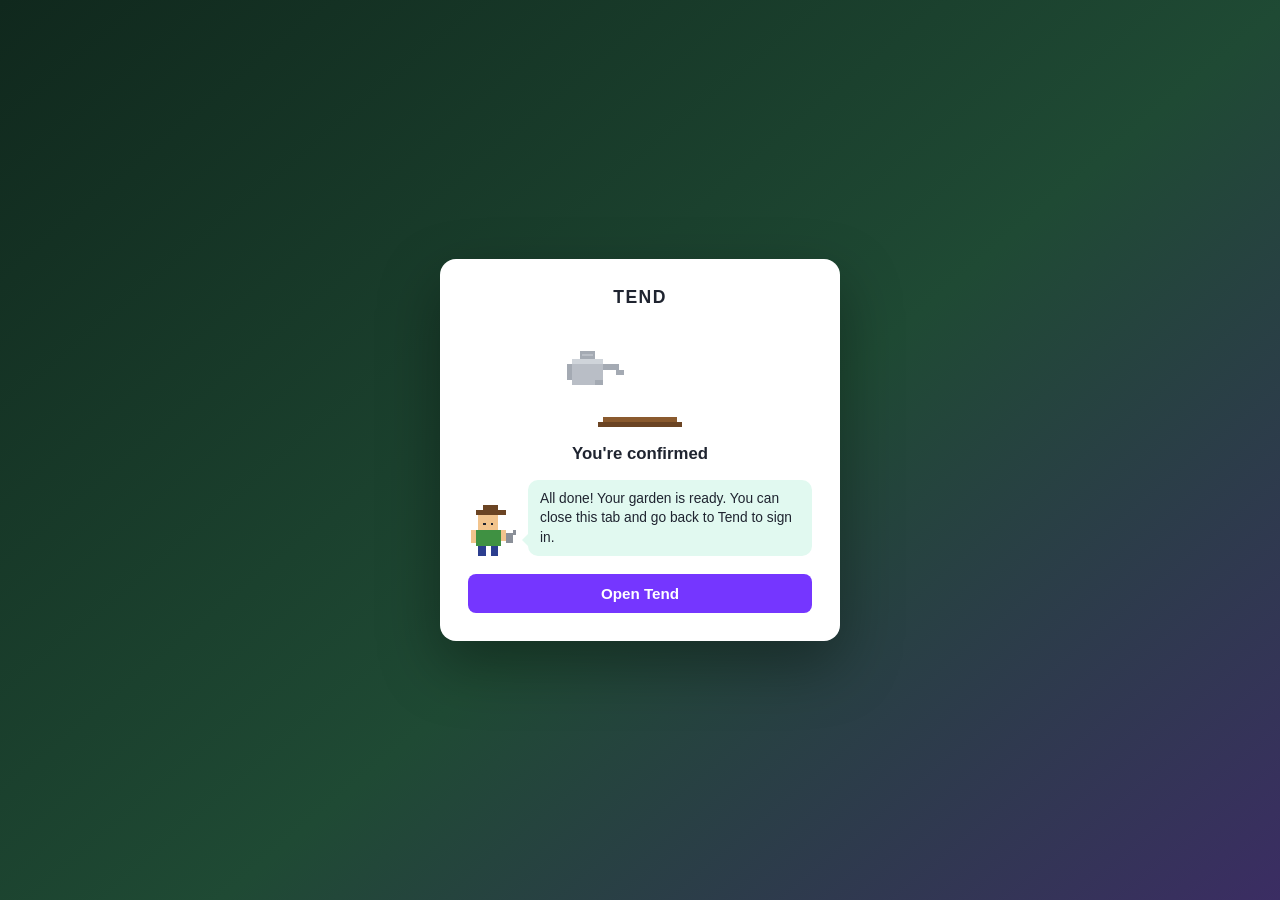
<file: confirmed.html>
<!doctype html>
<html lang="en">
<head>
<meta charset="UTF-8">
<meta name="viewport" content="width=device-width, initial-scale=1.0, viewport-fit=cover">
<meta name="theme-color" content="#10281d">
<meta name="robots" content="noindex">
<title>Tend</title>
<link rel="stylesheet" href="css/styles.css">
</head>
<body class="gated">

<!-- Where the link in the sign-up email lands (auth.js passes it to Supabase
     as emailRedirectTo). By the time anyone sees this page Supabase has
     already confirmed the address, so it signs nobody in: the email is often
     opened on a different device, or in a browser that is not the installed
     app. It says it worked and sends them back to Tend to sign in.

     An old or already-used link arrives with error_code in the address
     instead, and gets the wilted version. -->
<div class="auth-screen">
  <div class="auth-card confirm-card">
    <div class="auth-brand"><span class="auth-brand-name">Tend</span></div>

    <div class="confirm-scene tend-loading" id="scene-ok">
      <svg viewBox="0 0 64 44" shape-rendering="crispEdges" aria-hidden="true">
        <rect x="16" y="38" width="32" height="2" fill="#6b4423"/>
        <rect x="18" y="36" width="28" height="2" fill="#8a5a2e"/>
        <g class="tend-stage tend-s1"><rect x="31" y="33" width="2" height="3" fill="#6b4423"/><rect x="30" y="31" width="4" height="2" fill="#6bc06e"/></g>
        <g class="tend-stage tend-s2"><rect x="31" y="27" width="2" height="9" fill="#6b4423"/><rect x="27" y="28" width="4" height="2" fill="#4fa754"/><rect x="33" y="25" width="4" height="2" fill="#4fa754"/><rect x="30" y="23" width="4" height="3" fill="#6bc06e"/></g>
        <g class="tend-stage tend-s3"><rect x="31" y="20" width="2" height="16" fill="#6b4423"/><rect x="25" y="26" width="6" height="2" fill="#4fa754"/><rect x="33" y="22" width="6" height="2" fill="#4fa754"/><rect x="26" y="15" width="12" height="6" fill="#4fa754"/><rect x="28" y="12" width="8" height="4" fill="#6bc06e"/></g>
        <g class="tend-can"><rect x="6" y="14" width="12" height="10" fill="#b9bec6"/><rect x="6" y="14" width="12" height="2" fill="#cfd4da"/><rect x="15" y="22" width="3" height="2" fill="#a4aab3"/><rect x="18" y="16" width="6" height="2" fill="#a4aab3"/><rect x="23" y="18" width="3" height="2" fill="#a4aab3"/><rect x="4" y="16" width="2" height="6" fill="#a4aab3"/><rect x="9" y="11" width="6" height="3" fill="#a4aab3"/><rect x="10" y="12" width="4" height="1" fill="#b9bec6"/></g>
        <g class="tend-drops"><rect class="tend-drop" x="26" y="22" width="2" height="3" fill="#7fc4e8"/><rect class="tend-drop" x="29" y="22" width="2" height="3" fill="#9ed6f0"/><rect class="tend-drop" x="32" y="22" width="2" height="3" fill="#7fc4e8"/></g>
      </svg>
    </div>

    <!-- The same pot, gone limp. -->
    <div class="confirm-scene" id="scene-stale" hidden>
      <svg viewBox="0 0 64 44" shape-rendering="crispEdges" aria-hidden="true">
        <rect x="16" y="38" width="32" height="2" fill="#6b4423"/>
        <rect x="18" y="36" width="28" height="2" fill="#8a5a2e"/>
        <rect x="31" y="26" width="2" height="10" fill="#7a6a3a"/>
        <rect x="33" y="24" width="4" height="2" fill="#9aa35a"/>
        <rect x="37" y="26" width="2" height="4" fill="#9aa35a"/>
        <rect x="27" y="28" width="4" height="2" fill="#a8a060"/>
        <rect x="25" y="30" width="2" height="4" fill="#a8a060"/>
      </svg>
    </div>

    <h2 id="c-title">You're confirmed</h2>
    <div class="gate-guide">
      <span class="gate-sprite" id="gate-sprite" aria-hidden="true"></span>
      <div class="gate-say"><p class="gate-bubble success" id="gate-bubble" role="status"></p></div>
    </div>
    <a class="auth-submit" href="./">Open Tend</a>
    <p class="confirm-note" id="c-note" hidden></p>
  </div>
</div>

<script src="js/worlds.js"></script>
<script>
(function () {
  'use strict';

  /* Supabase puts what happened in the fragment (implicit flow) or the query
     (PKCE); read both. */
  const params = new URLSearchParams(location.hash.slice(1));
  new URLSearchParams(location.search).forEach(function (v, k) { if (!params.has(k)) params.set(k, v); });

  /* The fragment can carry a session token for the new account. Nothing here
     uses it beyond reading who the gardener is, so it comes out of the address
     bar straight away rather than sitting in history. */
  let meta = {};
  const token = params.get('access_token');
  if (token) {
    try {
      const part = token.split('.')[1].replace(/-/g, '+').replace(/_/g, '/');
      meta = JSON.parse(decodeURIComponent(escape(atob(part)))).user_metadata || {};
    } catch (e) { /* an unreadable token only costs the personal touch */ }
  }
  if (location.hash || location.search) history.replaceState(null, '', location.pathname);

  const world = meta.world === 'ocean' ? 'ocean' : 'garden';
  const place = world === 'ocean' ? 'reef' : 'garden';
  document.getElementById('gate-sprite').innerHTML = Worlds.heroSVG(world, meta.hero === 'female' ? 'female' : 'male', 'down');

  const bubble = document.getElementById('gate-bubble');
  const name = meta.display_name ? ', ' + meta.display_name : '';

  if (params.get('error') || params.get('error_code')) {
    document.getElementById('scene-ok').hidden = true;
    document.getElementById('scene-stale').hidden = false;
    document.getElementById('c-title').textContent = 'That link has gone stale';
    bubble.className = 'gate-bubble error';
    bubble.textContent = 'That link was already used, or it has expired. Open Tend and sign in. '
      + "If your email still needs confirming, I'll send you a fresh email from there.";
    const desc = params.get('error_description');
    if (desc && params.get('error_code') !== 'otp_expired') {
      const note = document.getElementById('c-note');
      note.textContent = 'Supabase said: ' + desc;
      note.hidden = false;
    }
  } else {
    bubble.textContent = 'All done' + name + '! Your ' + place + ' is ready. '
      + 'You can close this tab and go back to Tend to sign in.';
  }
})();
</script>
</body>
</html>
</file>
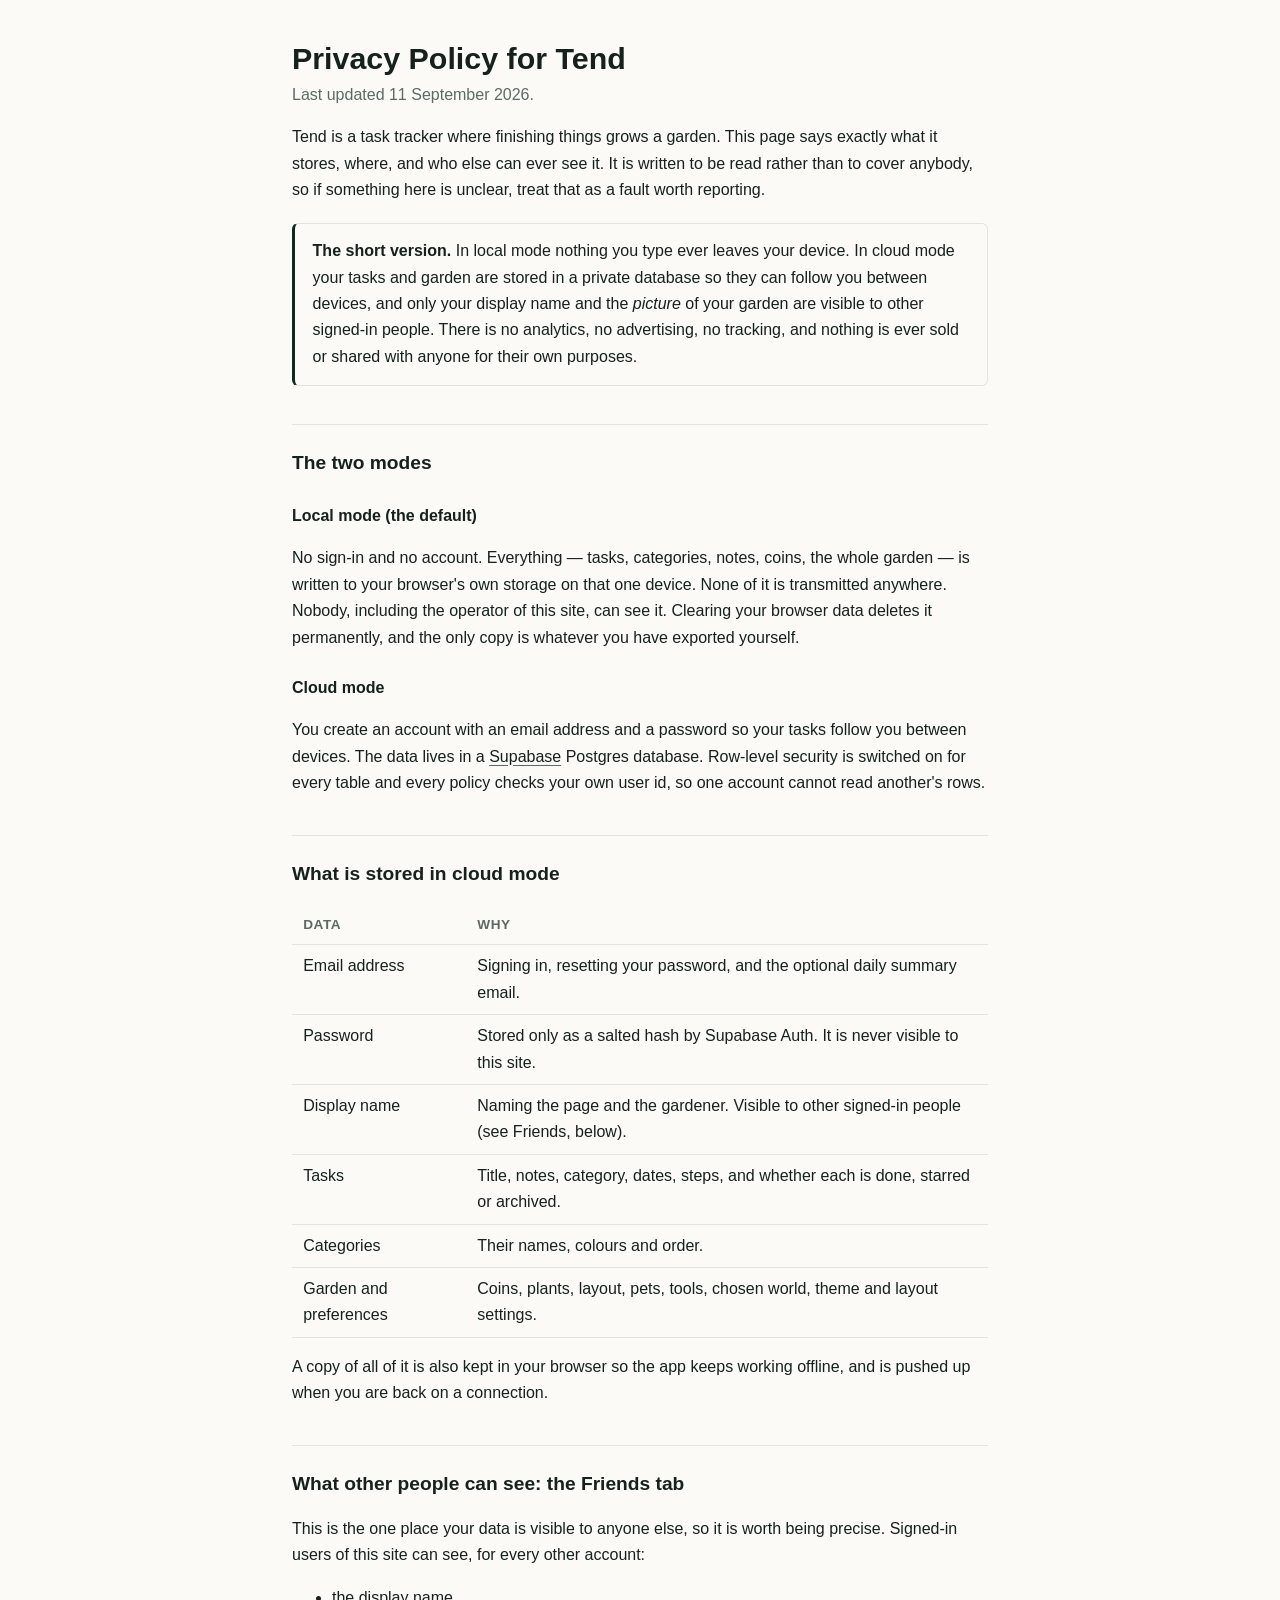
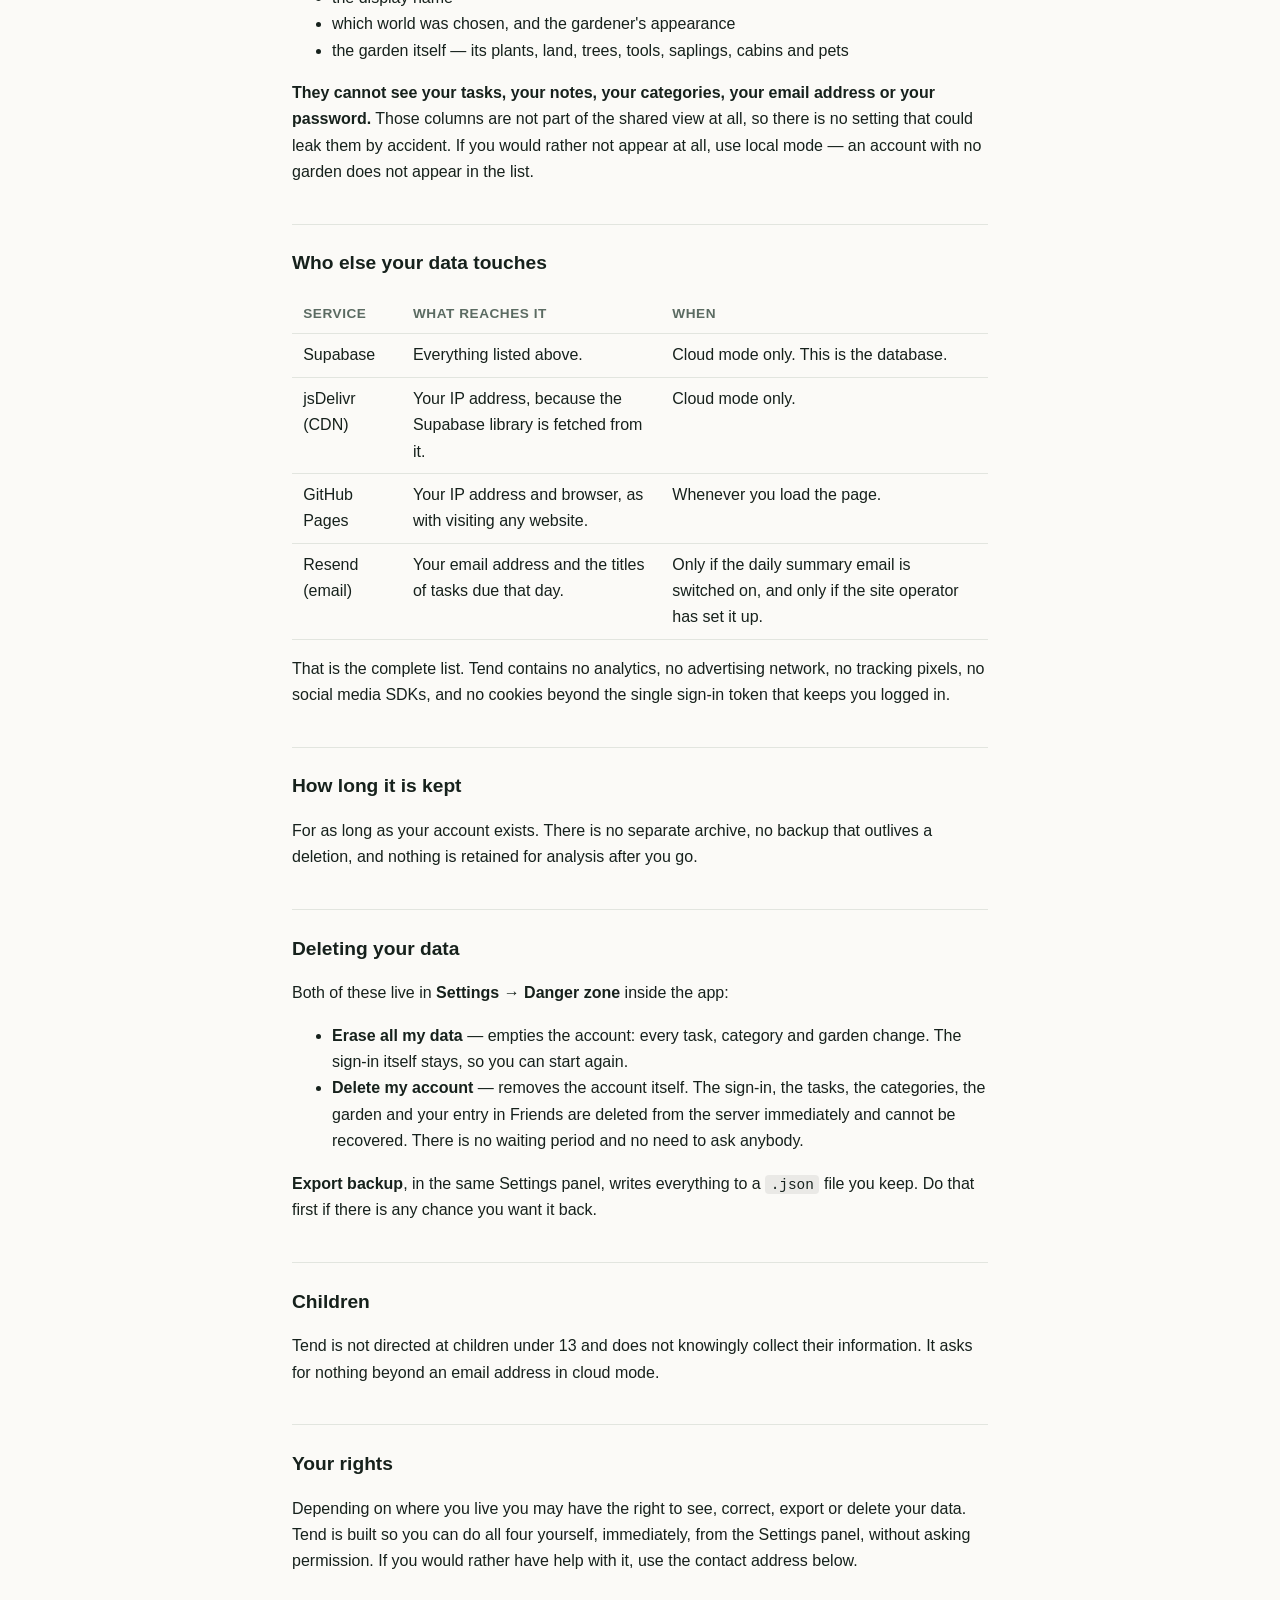
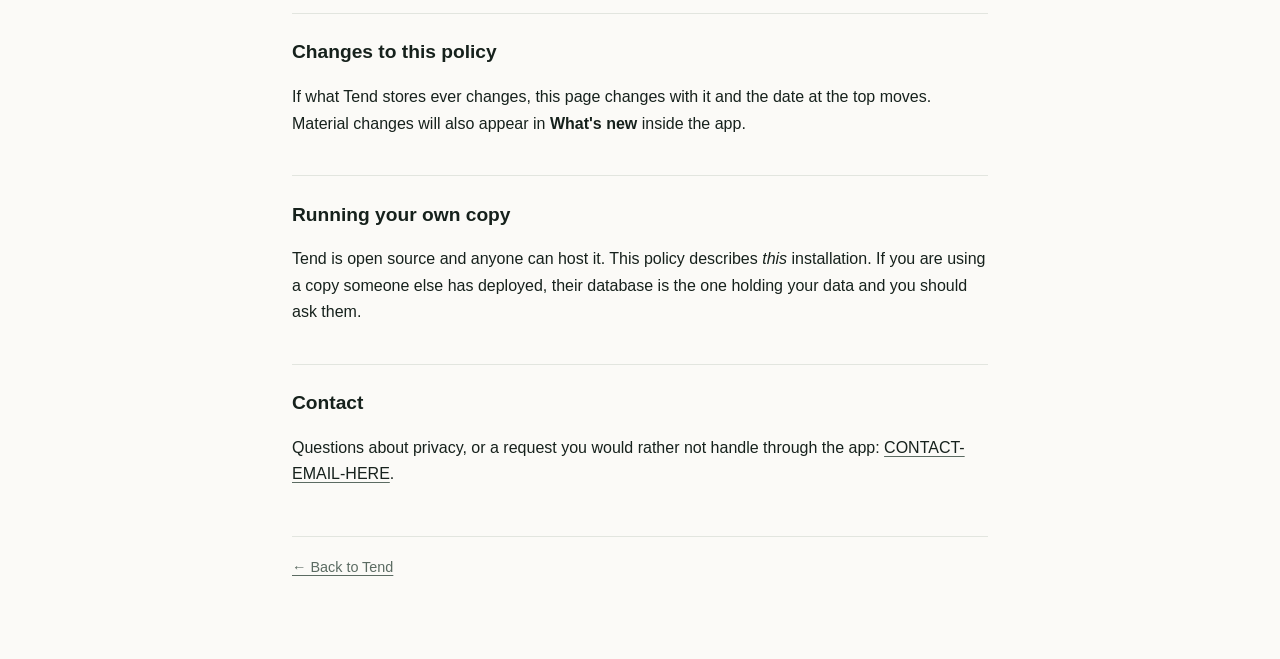
<file: privacy.html>
<!doctype html>
<html lang="en">
<head>
<meta charset="utf-8">
<meta name="viewport" content="width=device-width, initial-scale=1">
<title>Privacy Policy - Tend</title>
<link rel="icon" href="icons/icon-192.png">
<style>
  :root { color-scheme: light dark; --ink: #16211c; --dim: #5b6b62; --bg: #fbfaf7; --line: #e2e5df; --accent: #10281d; }
  @media (prefers-color-scheme: dark) {
    :root { --ink: #e7ece8; --dim: #9db0a5; --bg: #121614; --line: #2a322d; --accent: #b9e3cd; }
  }
  * { box-sizing: border-box; }
  body { margin: 0; background: var(--bg); color: var(--ink);
         font: 16px/1.65 -apple-system, BlinkMacSystemFont, "Segoe UI", Roboto, Helvetica, Arial, sans-serif; }
  main { max-width: 46rem; margin: 0 auto; padding: 2.5rem 1.25rem 5rem; }
  h1 { font-size: 1.9rem; line-height: 1.2; margin: 0 0 .35rem; }
  h2 { font-size: 1.2rem; margin: 2.4rem 0 .6rem; padding-top: 1.4rem; border-top: 1px solid var(--line); }
  h3 { font-size: 1rem; margin: 1.5rem 0 .4rem; }
  .sub { color: var(--dim); margin: 0 0 .5rem; }
  table { border-collapse: collapse; width: 100%; margin: 1rem 0; display: block; overflow-x: auto; }
  th, td { text-align: left; padding: .5rem .7rem; border-bottom: 1px solid var(--line); vertical-align: top; }
  th { font-size: .85rem; text-transform: uppercase; letter-spacing: .04em; color: var(--dim); }
  code { background: rgba(128,128,128,.14); padding: .1rem .35rem; border-radius: 4px; font-size: .9em; }
  a { color: inherit; text-decoration-color: var(--dim); text-underline-offset: 3px; }
  .box { border: 1px solid var(--line); border-left: 3px solid var(--accent); padding: .9rem 1.1rem; margin: 1.2rem 0; border-radius: 6px; }
  footer { margin-top: 3rem; padding-top: 1.2rem; border-top: 1px solid var(--line); color: var(--dim); font-size: .9rem; }
</style>
</head>
<body>
<main>

<h1>Privacy Policy for Tend</h1>
<p class="sub">Last updated 11 September 2026.</p>

<p>Tend is a task tracker where finishing things grows a garden. This page says
exactly what it stores, where, and who else can ever see it. It is written to be
read rather than to cover anybody, so if something here is unclear, treat that as
a fault worth reporting.</p>

<div class="box">
<strong>The short version.</strong> In local mode nothing you type ever leaves
your device. In cloud mode your tasks and garden are stored in a private database
so they can follow you between devices, and only your display name and the
<em>picture</em> of your garden are visible to other signed-in people. There is no
analytics, no advertising, no tracking, and nothing is ever sold or shared with
anyone for their own purposes.
</div>

<h2>The two modes</h2>

<h3>Local mode (the default)</h3>
<p>No sign-in and no account. Everything &mdash; tasks, categories, notes, coins, the
whole garden &mdash; is written to your browser's own storage on that one device. None
of it is transmitted anywhere. Nobody, including the operator of this site, can
see it. Clearing your browser data deletes it permanently, and the only copy is
whatever you have exported yourself.</p>

<h3>Cloud mode</h3>
<p>You create an account with an email address and a password so your tasks
follow you between devices. The data lives in a
<a href="https://supabase.com/privacy">Supabase</a> Postgres database. Row-level
security is switched on for every table and every policy checks your own user id,
so one account cannot read another's rows.</p>

<h2>What is stored in cloud mode</h2>

<table>
<tr><th>Data</th><th>Why</th></tr>
<tr><td>Email address</td><td>Signing in, resetting your password, and the optional daily summary email.</td></tr>
<tr><td>Password</td><td>Stored only as a salted hash by Supabase Auth. It is never visible to this site.</td></tr>
<tr><td>Display name</td><td>Naming the page and the gardener. Visible to other signed-in people (see Friends, below).</td></tr>
<tr><td>Tasks</td><td>Title, notes, category, dates, steps, and whether each is done, starred or archived.</td></tr>
<tr><td>Categories</td><td>Their names, colours and order.</td></tr>
<tr><td>Garden and preferences</td><td>Coins, plants, layout, pets, tools, chosen world, theme and layout settings.</td></tr>
</table>

<p>A copy of all of it is also kept in your browser so the app keeps working
offline, and is pushed up when you are back on a connection.</p>

<h2>What other people can see: the Friends tab</h2>

<p>This is the one place your data is visible to anyone else, so it is worth being
precise. Signed-in users of this site can see, for every other account:</p>
<ul>
  <li>the display name</li>
  <li>which world was chosen, and the gardener's appearance</li>
  <li>the garden itself &mdash; its plants, land, trees, tools, saplings, cabins and pets</li>
</ul>

<p><strong>They cannot see your tasks, your notes, your categories, your email
address or your password.</strong> Those columns are not part of the shared view
at all, so there is no setting that could leak them by accident. If you would
rather not appear at all, use local mode &mdash; an account with no garden does not
appear in the list.</p>

<h2>Who else your data touches</h2>

<table>
<tr><th>Service</th><th>What reaches it</th><th>When</th></tr>
<tr><td>Supabase</td><td>Everything listed above.</td><td>Cloud mode only. This is the database.</td></tr>
<tr><td>jsDelivr (CDN)</td><td>Your IP address, because the Supabase library is fetched from it.</td><td>Cloud mode only.</td></tr>
<tr><td>GitHub Pages</td><td>Your IP address and browser, as with visiting any website.</td><td>Whenever you load the page.</td></tr>
<tr><td>Resend (email)</td><td>Your email address and the titles of tasks due that day.</td><td>Only if the daily summary email is switched on, and only if the site operator has set it up.</td></tr>
</table>

<p>That is the complete list. Tend contains no analytics, no advertising network,
no tracking pixels, no social media SDKs, and no cookies beyond the single sign-in
token that keeps you logged in.</p>

<h2>How long it is kept</h2>
<p>For as long as your account exists. There is no separate archive, no backup
that outlives a deletion, and nothing is retained for analysis after you go.</p>

<h2>Deleting your data</h2>
<p>Both of these live in <strong>Settings &rarr; Danger zone</strong> inside the app:</p>
<ul>
  <li><strong>Erase all my data</strong> &mdash; empties the account: every task, category
      and garden change. The sign-in itself stays, so you can start again.</li>
  <li><strong>Delete my account</strong> &mdash; removes the account itself. The sign-in,
      the tasks, the categories, the garden and your entry in Friends are deleted
      from the server immediately and cannot be recovered. There is no waiting
      period and no need to ask anybody.</li>
</ul>
<p><strong>Export backup</strong>, in the same Settings panel, writes everything to
a <code>.json</code> file you keep. Do that first if there is any chance you want
it back.</p>

<h2>Children</h2>
<p>Tend is not directed at children under 13 and does not knowingly collect their
information. It asks for nothing beyond an email address in cloud mode.</p>

<h2>Your rights</h2>
<p>Depending on where you live you may have the right to see, correct, export or
delete your data. Tend is built so you can do all four yourself, immediately, from
the Settings panel, without asking permission. If you would rather have help with
it, use the contact address below.</p>

<h2>Changes to this policy</h2>
<p>If what Tend stores ever changes, this page changes with it and the date at the
top moves. Material changes will also appear in <strong>What's new</strong> inside
the app.</p>

<h2>Running your own copy</h2>
<p>Tend is open source and anyone can host it. This policy describes <em>this</em>
installation. If you are using a copy someone else has deployed, their database is
the one holding your data and you should ask them.</p>

<h2>Contact</h2>
<p>Questions about privacy, or a request you would rather not handle through the
app: <a href="mailto:CONTACT-EMAIL-HERE">CONTACT-EMAIL-HERE</a>.</p>

<footer>
  <a href="./">&larr; Back to Tend</a>
</footer>

</main>
</body>
</html>
</file>
<file: css/styles.css>
:root {
  --bg: #f5f6fb;
  --panel: #ffffff;
  --border: #e2e4e9;
  --text: #1f2430;
  --muted: #737a8c;
  --accent: #7536ff;
  --accent-soft: #ecedfa;
  --green: #0f9d6a;
  --green-soft: #e1f9f0;
  --danger: #e0546a;
  /* The two tinted states - overdue and due - as tokens rather than literals,
     so the dark block below can flip a surface without hunting the hex down in
     fifteen places. */
  --danger-soft: #fbe9ec;
  --danger-line: #f3c9d1;
  --danger-ink: #a12b41;
  --warn: #eda100;
  --warn-soft: #fdf0d8;
  --warn-line: #f0d49a;
  --warn-ink: #8a5500;
  --radius: 10px;
  --series-made: #8c52ff;
  --series-done: #00d68f;
  --series-over: #f5a623;
  /* The header ribbon. Every ribbon colour is one of these six tokens, so a
     theme is a six-line override and nothing else in the page moves. */
  --header-bg: #10281d;
  --header-bg-2: #1f4a34;
  --header-text: #ffffff;
  --header-dim: rgba(255, 255, 255, 0.65);
  --header-line: rgba(255, 255, 255, 0.15);
  --header-chip: rgba(255, 255, 255, 0.1);
  --header-chip-hover: rgba(255, 255, 255, 0.18);
  --header-chip-line: rgba(255, 255, 255, 0.2);
  font-family: -apple-system, BlinkMacSystemFont, "Segoe UI", Roboto, Helvetica, Arial, sans-serif;
}

* { box-sizing: border-box; }

/* ---------------------------------------------------------------------------
   Dark mode. A separate switch from the header colour: every ribbon but Paper
   is already dark, and people pick those to sit on a light page, so the two
   choices are not the same choice. Nothing here but the page tokens - the
   ribbon keeps whatever theme is set, and the garden keeps its own daylight,
   because a dimmed lawn just looks broken.
   --------------------------------------------------------------------------- */

html[data-dark] {
  --bg: #12141a;
  --panel: #1a1d25;
  --border: #2b3040;
  --text: #e6e8ee;
  --muted: #98a0b3;
  /* Lifted off the light-mode accent: #7536ff has too little contrast against
     a near-black panel to read as a link. */
  --accent: #9b6bff;
  --accent-soft: #262040;
  --green: #2fd39b;
  --green-soft: #14322a;
  --danger: #ff7d90;
  --danger-soft: #3a2028;
  --danger-line: #5a2c38;
  --danger-ink: #ffb3c0;
  --warn: #f0b429;
  --warn-soft: #3a2e12;
  --warn-line: #5c4715;
  --warn-ink: #f4cf7a;
  color-scheme: dark;
}


/* A display rule of ours will otherwise beat the browser's own [hidden] rule.
   Stated once here so every hideable element behaves. */
[hidden] { display: none !important; }

/* No double-tap zoom anywhere. On html so it covers the strip below body too;
   pinch-zoom still works. */
html { touch-action: manipulation; }

body {
  margin: 0;
  background: var(--bg);
  color: var(--text);
  min-height: 100vh;
}

header {
  background: linear-gradient(120deg, var(--header-bg) 0%, var(--header-bg-2) 100%);
  padding: 0;
  /* Installed on a phone the app draws under the status bar, so the header
     carries the notch inset itself. Zero on every other device. */
  padding-top: env(safe-area-inset-top, 0px);
}

.header-inner {
  max-width: 1440px;
  margin: 0 auto;
  padding: 16px 32px 0;
}

.brand-row {
  display: flex;
  align-items: center;
  gap: 10px;
  margin-bottom: 16px;
}

.brand-row .brand-mark {
  height: 26px;
  width: 26px;
  flex: none;
  border-radius: 7px;
}

.brand-name {
  color: var(--header-text);
  font-weight: 700;
  font-size: 0.95rem;
  letter-spacing: 0.06em;
  text-transform: uppercase;
}

h1 {
  margin: 0 0 4px;
  font-size: 1.6rem;
  color: var(--header-text);
}

.subtitle {
  color: var(--header-dim);
  margin: 0 0 20px;
  font-size: 0.9rem;
}

nav.tabs {
  display: flex;
  gap: 4px;
  border-bottom: 1px solid var(--header-line);
}

nav.tabs button {
  background: none;
  border: none;
  padding: 10px 18px;
  font-size: 0.95rem;
  color: var(--header-dim);
  cursor: pointer;
  border-bottom: 2px solid transparent;
  margin-bottom: -1px;
}

nav.tabs button:hover {
  color: var(--header-text);
}

nav.tabs button.active {
  color: var(--header-text);
  border-bottom-color: var(--series-made);
  font-weight: 600;
}

/* Undo sits with the tabs, beside the garden switch, and greys out when
   there is nothing to take back. */
#undo-btn { margin-left: auto; }
#undo-btn:disabled { opacity: 0.4; }
#undo-btn:not(:disabled) { cursor: pointer; }
#undo-btn + .garden-toggle-btn { margin-left: 8px; }

.garden-toggle-btn {
  margin-left: 12px;
  align-self: center;
  background: var(--header-chip);
  border: 1px solid var(--header-chip-line);
  color: var(--header-text);
  padding: 6px 12px;
  border-radius: 6px;
  font-size: 0.8rem;
  cursor: pointer;
}

.garden-toggle-btn:hover {
  background: var(--header-chip-hover);
  color: var(--header-text);
}

main {
  max-width: 1440px;
  margin: 0 auto;
  padding: 24px 32px 60px;
}

/* The garden beside the tickets. There used to be a third column - a sidebar
   carrying the New Task button and the due-today card - but on a narrow window
   with the garden open it wrapped under the task list, which left the button
   you press most at the very bottom of the page. Both moved into the header
   corner, where they are on screen at every width, and the column went with
   them. */
.app-layout {
  display: grid;
  grid-template-columns: 324px minmax(0, 1fr);
  grid-template-areas: "garden content";
  gap: 24px;
  align-items: start;
}

.app-layout > .garden-col { grid-area: garden; }
.app-layout > .content-col { grid-area: content; }

/* Garden hidden: give its track back instead of leaving a 324px hole. */
.app-layout.no-garden {
  grid-template-columns: minmax(0, 1fr);
  grid-template-areas: "content";
}

/* With no garden there is room for two columns well below 1275px, so the
   no-garden layout above holds until the phone breakpoint takes over. */

.content-col {
  min-width: 0;
}

.garden-col h2 {
  font-size: 0.95rem;
  margin: 0 0 14px;
}

.chart-legend {
  display: flex;
  gap: 16px;
  font-size: 0.75rem;
  color: var(--muted);
  margin-bottom: 14px;
}

.chart-legend .swatch {
  width: 8px;
  height: 8px;
  border-radius: 2px;
  display: inline-block;
  margin-right: 5px;
}

.chart-legend .swatch.made { background: var(--series-made); }
.chart-legend .swatch.done { background: var(--series-done); }
.chart-legend .swatch.over { background: var(--series-over); }

.chart-group {
  margin-bottom: 18px;
}

.chart-group:last-child { margin-bottom: 0; }

.chart-group-label {
  font-size: 0.85rem;
  color: var(--muted);
  margin-bottom: 7px;
}

.chart-metric-row {
  display: flex;
  align-items: center;
  gap: 10px;
  height: 20px;
}

.chart-metric-row + .chart-metric-row {
  margin-top: 6px;
}

.chart-bar-track {
  flex: 1;
  min-width: 0;
}

.chart-bar {
  height: 12px;
  border-radius: 5px;
  min-width: 4px;
  transition: width 0.2s ease;
}

.chart-bar.made { background: var(--series-made); }
.chart-bar.done { background: var(--series-done); }

.chart-metric-val {
  width: 24px;
  flex-shrink: 0;
  text-align: right;
  font-size: 0.9rem;
  font-variant-numeric: tabular-nums;
  color: var(--text);
}

.chart-circles {
  display: flex;
  gap: 18px;
}

.chart-circle {
  display: flex;
  flex-direction: column;
  align-items: center;
  gap: 4px;
}

.chart-circle svg {
  display: block;
}

.chart-circle-frac {
  font-size: 0.9rem;
  font-weight: 700;
  fill: var(--text);
  font-variant-numeric: tabular-nums;
}

.chart-circle-frac.over { fill: var(--series-over); }

.chart-circle-cap {
  font-size: 0.7rem;
  color: var(--muted);
}

.chart-circle-cap.over {
  color: var(--series-over);
  font-weight: 700;
}

.summary-headline {
  display: flex;
  align-items: baseline;
  gap: 8px;
}

.summary-num {
  font-size: 1.7rem;
  font-weight: 700;
  color: var(--text);
  font-variant-numeric: tabular-nums;
  line-height: 1;
}

.summary-headline.completed .summary-num {
  color: var(--series-done);
}

.summary-label {
  font-size: 0.85rem;
  color: var(--muted);
}

.summary-breakdown {
  list-style: none;
  margin: 10px 0 18px;
  padding: 0 0 0 4px;
  border-left: 2px solid var(--border);
}

.summary-breakdown li {
  display: flex;
  justify-content: space-between;
  align-items: center;
  padding: 4px 0 4px 10px;
  font-size: 0.9rem;
}

.summary-cat {
  color: var(--text);
  font-weight: 600;
}

.summary-cat.priority { color: var(--warn); }
.summary-cat.active { color: var(--accent); }
.summary-cat.archived { color: #2aa7b8; }

.summary-catnum {
  font-weight: 700;
  color: var(--text);
  font-variant-numeric: tabular-nums;
}

/* A sticky column that has wrapped onto its own row slides up and hovers over
   the content above it as you scroll, so sticky is only on while the column
   genuinely sits beside the content. */
@media (max-width: 1275px) {
  .garden-col { position: static; }
  /* Stacked under the content, not stuck beside it - so it is part of the
     page again and must not be a scrolling pane of its own. */
  .garden-col { max-height: none; overflow-y: visible; }
}

@media (max-width: 600px) {
  main { padding: 16px 16px 40px; }
  .header-inner { padding: 12px 16px 0; }
}

.view { display: none; }
.view.active { display: block; }

.panel {
  background: var(--panel);
  border: 1px solid var(--border);
  border-radius: var(--radius);
  padding: 20px;
  margin-bottom: 20px;
}

.field-label {
  font-size: 0.8rem;
  color: var(--muted);
  margin-bottom: 4px;
  display: block;
}

.field-row {
  display: flex;
  flex-direction: column;
}

.field-row-inline {
  display: flex;
  gap: 8px;
}

.field-row-inline > * { flex: 1; }

.checkbox-row {
  display: flex;
  align-items: center;
  gap: 8px;
  font-size: 0.9rem;
  color: var(--text);
  cursor: pointer;
}

.checkbox-row input[type="checkbox"] {
  width: 16px;
  height: 16px;
  cursor: pointer;
}

.new-task-btn-row {
  display: flex;
  justify-content: flex-end;
  margin-bottom: 12px;
}

.overview-panel {
  margin-top: 8px;
}

.new-task-btn {
  background: var(--accent);
  color: white;
  border: none;
  padding: 10px 18px;
  border-radius: 8px;
  font-size: 0.9rem;
  cursor: pointer;
  font-weight: 600;
  white-space: nowrap;
}

.new-task-btn:hover { opacity: 0.9; }

section.list-section h2 {
  font-size: 1rem;
  color: var(--muted);
  text-transform: uppercase;
  letter-spacing: 0.03em;
  margin: 28px 0 10px;
}

.active-priority-grid {
  display: grid;
  grid-template-columns: repeat(auto-fit, minmax(300px, 1fr));
  gap: 0 24px;
}

.active-priority-grid .list-section h2 {
  margin-top: 10px;
}

ul.task-list {
  list-style: none;
  margin: 0;
  padding: 0;
  display: flex;
  flex-direction: column;
  gap: 8px;
}

.completed-day-group {
  display: flex;
  flex-direction: column;
  gap: 8px;
}

.completed-day-group + .completed-day-group {
  margin-top: 14px;
}

.completed-day-heading {
  font-size: 0.75rem;
  font-weight: 700;
  color: var(--muted);
  text-transform: uppercase;
  letter-spacing: 0.02em;
}

li.task {
  display: flex;
  align-items: flex-start;
  gap: 12px;
  background: var(--panel);
  border: 1px solid var(--border);
  border-left: 4px solid var(--border);
  border-radius: 8px;
  padding: 12px 14px;
}

li.task input[type="checkbox"] {
  margin-top: 3px;
  width: 18px;
  height: 18px;
  cursor: pointer;
  flex-shrink: 0;
}

.task-body { flex: 1; min-width: 0; }

.task-title {
  font-size: 0.98rem;
  word-break: break-word;
}

li.task.done .task-title {
  text-decoration: line-through;
  color: var(--muted);
}

/* The whole row opens the ticket, so it should look like it will. */
.task { cursor: pointer; }
.task input,
.task button { cursor: pointer; }

.task-notes {
  font-size: 0.85rem;
  color: var(--muted);
  margin-top: 4px;
  white-space: pre-wrap;
  word-break: break-word;
}

.task-tags {
  display: flex;
  flex-wrap: wrap;
  gap: 6px;
  margin-top: 6px;
}

.tag {
  font-size: 0.75rem;
  background: var(--bg);
  color: var(--text);
  padding: 2px 8px;
  border-radius: 999px;
  display: inline-flex;
  align-items: center;
}

.tag.overdue {
  background: var(--danger-soft);
  color: var(--danger);
}

/* The category bubble. Same shape and weight as the steps counter next to it,
   so a ticket's tags read as one row of chips rather than a highlighter mark
   and a chip. The three colours come from the category itself, inline. */
.tag.category-tag {
  border: 1px solid transparent;
  border-radius: 999px;
  padding: 2px 9px 2px 7px;
  font-size: 0.72rem;
  font-weight: 600;
  gap: 5px;
  white-space: nowrap;
}

.category-emoji {
  font-size: 0.85em;
  line-height: 1;
  flex: none;
}

/* In the sidebar list the bubble sits on its own line with the remove button. */
.key-item .tag.category-tag { max-width: 100%; overflow: hidden; text-overflow: ellipsis; }

.key-list {
  display: flex;
  flex-direction: column;
  gap: 8px;
  font-size: 0.82rem;
  color: var(--text);
}

.key-item {
  display: flex;
  align-items: center;
}

.shop-coins {
  font-size: 0.8rem;
  font-weight: 700;
  color: #a97a45;
  margin-bottom: 8px;
}

.shop-columns {
  display: grid;
  grid-template-columns: 1fr 1fr;
  gap: 0 10px;
}

.shop-column {
  min-width: 0;
}

.shop-section-title {
  font-size: 0.6rem;
  color: var(--muted);
  text-transform: uppercase;
  letter-spacing: 0.03em;
  margin: 10px 0 4px;
}

.shop-column .shop-section-title:first-child {
  margin-top: 0;
}

.shop-info {
  font-size: 0.62rem;
  color: var(--muted);
  margin-bottom: 4px;
}

.shop-grid {
  display: flex;
  flex-direction: column;
  gap: 3px;
}

.shop-tile {
  display: flex;
  align-items: center;
  gap: 4px;
  width: 100%;
  background: var(--bg);
  border: 1px solid var(--border);
  border-radius: 6px;
  padding: 3px 5px;
  text-align: left;
  font-family: inherit;
}

/* The picture-and-name half only describes; the price half buys. */
.shop-tile-info,
.shop-tile-action {
  background: none;
  border: none;
  padding: 0;
  margin: 0;
  font: inherit;
  cursor: pointer;
}
.shop-tile-info {
  display: flex;
  align-items: center;
  gap: 4px;
  flex: 1;
  min-width: 0;
  text-align: inherit;
  color: inherit;
}

.shop-tile:hover {
  border-color: var(--accent);
}

.shop-tile.off {
  opacity: 0.5;
}

.shop-tile.picked {
  border-color: var(--accent);
  box-shadow: 0 0 0 1px var(--accent);
}

.shop-desc {
  font-size: 0.62rem;
  color: var(--muted);
  line-height: 1.3;
  margin: 4px 0 6px;
  min-height: 2.6em;
}

.shop-sell-btn {
  width: 100%;
  margin: 4px 0 2px;
  padding: 5px 8px;
  border: none;
  border-radius: 8px;
  background: var(--green);
  color: #fff;
  font: inherit;
  font-size: 0.7rem;
  font-weight: 700;
  cursor: pointer;
}
.shop-sell-btn .coin-icon { width: 1.1em; height: 1.1em; vertical-align: -0.2em; }

.shop-tile.equipped {
  border-color: var(--green);
}

.shop-tile-icon {
  font-size: 0.72rem;
  line-height: 1;
  flex-shrink: 0;
}

.shop-tile-label {
  font-size: 0.56rem;
  color: var(--text);
  line-height: 1.15;
  flex: 1;
  min-width: 0;
}

.shop-tile-action {
  font-size: 0.54rem;
  font-weight: 700;
  color: var(--accent);
  flex-shrink: 0;
  white-space: nowrap;
}

.shop-tile.equipped .shop-tile-action {
  color: var(--green);
}

.shop-empty {
  font-size: 0.76rem;
  color: var(--muted);
}

/* Search sits on the header's top line beside the account chip, so it costs
   the ticket list no height at all. It is narrow until you use it.

   The auto margin is for the phone's wrapped row; on the top line the account
   chip is already holding that end of the bar, and a second auto margin here
   would split the gap between them. */
.nav-search {
  margin-left: auto;
  align-self: center;
  display: flex;
  align-items: center;
  gap: 6px;
  background: var(--header-chip);
  border: 1px solid var(--header-chip-line);
  border-radius: 999px;
  padding: 0 10px;
  height: 30px;
  transition: background 0.15s ease, border-color 0.15s ease;
}

.nav-search:focus-within {
  background: var(--header-chip-hover);
  border-color: var(--header-text);
}

.nav-search-icon {
  font-size: 0.8rem;
  opacity: 0.75;
  line-height: 1;
  flex: none;
  border: none;
  background: none;
  padding: 0;
  color: inherit;
  cursor: pointer;
}

.search-input {
  width: 130px;
  border: none;
  background: none;
  color: var(--header-text);
  font-size: 0.82rem;
  font-family: inherit;
  padding: 0;
  transition: width 0.18s ease;
  min-width: 0;
}

.search-input::placeholder { color: var(--header-dim); }
.search-input:focus { outline: none; }
.nav-search:focus-within .search-input,
.nav-search.has-text .search-input { width: 200px; }

/* Chrome draws its own clear button on type=search; ours matches the ribbon. */
.search-input::-webkit-search-decoration,
.search-input::-webkit-search-cancel-button { -webkit-appearance: none; }

.nav-search-clear {
  border: none;
  background: none;
  color: var(--header-dim);
  font-size: 1rem;
  line-height: 1;
  cursor: pointer;
  padding: 0 1px;
  flex: none;
}

.nav-search-clear:hover { color: var(--header-text); }

/* Nothing to search on the calendar. */
.nav-search[hidden] { display: none !important; }

/* Garden */
.garden-col {
  min-width: 0;
  max-width: 100%;
  position: sticky;
  top: 24px;
  /* The column is a pane of its own: as tall as the screen and no taller, with
     its own scroll. Show a hundred completed tasks and the page gets long, and
     the garden used to stick to the top of it with the shop stranded below the
     fold - the only way down to it was to scroll the whole page to the bottom.
     Now the wheel does whatever is under the pointer: over the tasks the page
     moves and the garden holds still, over the garden the garden moves and the
     tasks hold still. Scroll chaining is left on, so running out of garden
     carries on down the page rather than stopping dead. */
  max-height: calc(100vh - 48px);
  overflow-y: auto;
  /* No bar beside it. It is a garden, not a document. */
  scrollbar-width: none;
  -ms-overflow-style: none;
  /* A sticky box that scrolls needs a scroll padding of its own or the last
     thing in it sits under the bottom edge. */
  padding-bottom: 2px;
}

.garden-col::-webkit-scrollbar { width: 0; height: 0; }

.garden-gardener-row {
  display: flex;
  align-items: center;
  gap: 10px;
  margin-bottom: 10px;
}

.garden-gardener-row svg {
  image-rendering: pixelated;
  flex-shrink: 0;
}

.garden-status {
  font-size: 0.76rem;
  color: var(--muted);
  line-height: 1.3;
}

/* The collection counter, sitting after the status sentence in a quieter
   weight so the sentence still reads first. */
.garden-found {
  color: var(--text);
  font-weight: 600;
  white-space: nowrap;
}

.garden-coins {
  position: relative;
  font-size: 0.76rem;
  font-weight: 700;
  color: #a97a45;
  white-space: nowrap;
  margin-left: auto;
}

.shop-coins {
  position: relative;
}

@keyframes coin-bump-anim {
  0% { transform: scale(1); }
  35% { transform: scale(1.3); }
  100% { transform: scale(1); }
}

.coin-bump {
  animation: coin-bump-anim 0.3s ease;
}

.coin-popup {
  position: absolute;
  top: -2px;
  left: 100%;
  margin-left: 4px;
  font-size: 0.72rem;
  color: #2fb380;
  font-weight: 700;
  white-space: nowrap;
  animation: coin-float-up 0.7s ease-out forwards;
  pointer-events: none;
}

@keyframes coin-float-up {
  0% { opacity: 1; transform: translateY(0); }
  100% { opacity: 0; transform: translateY(-14px); }
}

/* The plot and its controls.

   On a desktop there are no buttons - the two actions are one key - so the rail
   is a quiet strip UNDER the plot holding what you are carrying and the keys
   that do it. Beside the plot it would not fit: the garden column is about
   360px and the plot alone is nearly 300 of them, so a side rail there simply
   got painted over by the plot overflowing its wrap.

   In phone view it turns into a real rail down the right-hand side, because
   that is where the thumb is. It sits OUTSIDE the scrolling wrap on purpose:
   the plot is wider than a phone, and a rail inside the wrap would scroll away
   exactly when it is wanted. */
.garden-stage { display: block; }

.garden-controls {
  display: flex;
  align-items: center;
  gap: 10px;
  margin-top: 8px;
}

/* What the gardener has in their hands. It keeps its size when empty so
   nothing shifts about every time something is picked up or set down. */
.garden-holding {
  flex: none;
  border: 1px solid var(--border);
  border-radius: 8px;
  background: var(--bg);
  padding: 4px 10px 4px 8px;
  display: flex;
  align-items: center;
  gap: 8px;
}

.garden-holding-label {
  font-size: 0.6rem;
  text-transform: uppercase;
  letter-spacing: 0.08em;
  color: var(--muted);
}

.garden-holding-art {
  height: 30px;
  display: grid;
  place-items: center;
}

.garden-holding-art svg { image-rendering: pixelated; }

.garden-holding-name {
  font-size: 0.66rem;
  line-height: 1.2;
  color: var(--text);
  word-break: break-word;
}

.garden-holding.empty .garden-holding-name { color: var(--muted); }

/* Buttons are a phone thing. On a desktop the two actions are the same key,
   and a pair of buttons for it is clutter next to "Press E". The one
   exception is Shop: the shop is a sheet on a computer too, and this is the
   way in. Help stays a strip under the plot there. */
.garden-ctl-btns { display: none; }
.garden-top-btns { display: flex; margin-left: auto; flex: none; }
html:not([data-mode="phone"]) #garden-help-btn { display: none; }
html:not([data-mode="phone"]) #garden-shop-btn {
  flex-direction: row;
  gap: 5px;
  width: auto;
  padding: 6px 12px;
  font-size: 0.9rem;
  font-weight: 700;
  color: #fff;
  border: none;
  border-radius: 10px;
  background: linear-gradient(180deg, #f0c649, #e0ab24 62%);
  box-shadow: 0 3px 0 #a8770c;
  text-shadow: 0 1px 0 rgba(0, 0, 0, 0.2);
}
html:not([data-mode="phone"]) #garden-shop-btn span { font-size: 0.8rem; }
html:not([data-mode="phone"]) #garden-shop-btn:active { transform: translateY(2px); box-shadow: 0 1px 0 #a8770c; }

.garden-ctl-btn {
  display: flex;
  flex-direction: column;
  align-items: center;
  gap: 2px;
  width: 100%;
  padding: 12px 4px;
  font: inherit;
  font-size: 1.15rem;
  line-height: 1;
  background: var(--panel);
  border: 1px solid var(--border);
  border-radius: 8px;
  cursor: pointer;
  -webkit-tap-highlight-color: transparent;
}

.garden-ctl-btn span {
  font-size: 0.66rem;
  font-weight: 600;
  color: var(--text);
}

.garden-ctl-btn:active { background: var(--accent-soft); border-color: var(--accent); }
.garden-ctl-btn:disabled { opacity: 0.38; cursor: default; }

/* The key legend is the desktop half of the same idea. */
/* On a phone the controls sit in a row UNDER the plot. They were tried down
   the right-hand side first, which cost about 40px of a garden that only just
   fit a 390px screen - the last column went off the edge. Under it, the plot
   keeps its full width and the buttons get to be thumb-sized. */
html[data-mode="phone"] .garden-controls {
  gap: 8px;
  margin-top: 8px;
  /* The plot is taller than a phone screen, so a row that simply followed it
     would sit below the fold - which is the one place controls must never be.
     Sticky keeps it just above the bottom bar while the plot is in view, and
     lets it settle back into the page once you scroll past the garden. */
  position: sticky;
  bottom: calc(98px + env(safe-area-inset-bottom, 0px));
  z-index: 20;
  padding: 6px;
  border-radius: 12px;
  background: var(--panel);
  box-shadow: 0 4px 16px rgba(20, 24, 40, 0.16);
}

html[data-mode="phone"] .garden-ctl-btns {
  display: flex;
  flex: 1;
  gap: 8px;
}

html[data-mode="phone"] .garden-ctl-btn {
  flex: 1 1 0;
  flex-direction: row;
  justify-content: center;
  gap: 6px;
  padding: 13px 6px;
}

html[data-mode="phone"] .garden-ctl-btn span {
  font-size: 0.76rem;
  /* "Put down" wrapping onto two lines made the row jump a line taller the
     moment anything was picked up. */
  white-space: nowrap;
}

/* The chip gives up whatever room the buttons need. */
html[data-mode="phone"] .garden-holding { padding: 4px 8px 4px 6px; gap: 6px; }
html[data-mode="phone"] .garden-holding-label { font-size: 0.54rem; }
html[data-mode="phone"] .garden-holding-name { font-size: 0.72rem; white-space: nowrap; }


.garden-plot-wrap {
  display: flex;
  align-items: flex-start;
  /* A garden you have to drag left and right to see is not a garden. It is
     scaled down to fit by fitPlot(), so there is never anything to scroll to. */
  overflow-x: hidden;
  /* The plot takes the middle of its wrap. `safe` matters: on a narrow screen
     the plot is wider than the wrap, and a plain centre overflows equally both
     ways, putting the left edge somewhere no scrollbar can reach. Safe centring
     falls back to the left edge instead - which is also what lets the plot pan
     to follow the gardener in phone view. */
  justify-content: center;
  justify-content: safe center;
  gap: 8px;
  border-radius: 8px;
  border: 1px solid var(--border);
  background: var(--bg);
  padding: 2px;
  /* The height is set by fitPlot, since a transform does not move layout. */
  overflow-y: hidden;
}

.garden-plot {
  position: relative;
  background: #dcefd7;
  outline: none;
  cursor: pointer;
  flex-shrink: 0;
  margin: 0 12px;
}

.garden-plot:focus {
  box-shadow: inset 0 0 0 2px var(--accent);
}

.garden-plot::before,
.garden-plot::after {
  content: '';
  position: absolute;
  top: 0;
  width: 10px;
  height: 100%;
  background:
    repeating-linear-gradient(to bottom, #a97a45 0 8px, #8a5a2e 8px 10px),
    linear-gradient(to right, rgba(0, 0, 0, 0.18), transparent 40%, transparent 60%, rgba(255, 255, 255, 0.18));
  box-shadow: 0 0 3px rgba(0, 0, 0, 0.3);
  z-index: 3;
}

.garden-plot::before { left: -10px; }
.garden-plot::after { right: -10px; }



.garden-section-band {
  position: absolute;
  left: 0;
  width: 100%;
  box-sizing: border-box;
  overflow: hidden;
}

/* Ground you have not bought yet: drained of colour and under a haze, with a
   dashed edge, so it reads as somewhere you could go rather than a rendering
   fault. */
.garden-section-band.dim-1,
.garden-section-band.dim-2 {
  filter: grayscale(0.85) brightness(1.04) contrast(0.82);
}

.garden-section-band.dim-1::after,
.garden-section-band.dim-2::after {
  content: '';
  position: absolute;
  inset: 0;
  background: repeating-linear-gradient(
    45deg,
    rgba(255, 255, 255, 0.55) 0 6px,
    rgba(255, 255, 255, 0.38) 6px 12px);
  border-top: 2px dashed rgba(90, 58, 30, 0.35);
  pointer-events: none;
  z-index: 5;
}

.garden-section-band.dim-2::after {
  background: repeating-linear-gradient(
    45deg,
    rgba(255, 255, 255, 0.72) 0 6px,
    rgba(255, 255, 255, 0.6) 6px 12px);
}

.garden-section-roof {
  position: absolute;
  top: 0;
  left: 0;
  width: 100%;
  height: 8px;
  box-shadow: 0 3px 4px rgba(0, 0, 0, 0.25);
  z-index: 1;
}

.garden-section-roof.glass { background: #6bb6c9; }
.garden-section-roof.wood { background: #8a5a2e; }

.garden-section-wall {
  position: absolute;
  bottom: 0;
  left: 0;
  width: 100%;
  height: 6px;
  box-shadow: 0 2px 3px rgba(0, 0, 0, 0.25);
  z-index: 1;
}

/* ---------------------------------------------------------------------------
   Seasons. Every section you open is the next season along: you start in
   Summer, then buy your way down through Autumn, Winter, Spring and round again.
   The ground colour itself is mixed in JS - the season is a tint over whatever
   the theme already paints, so a greenhouse stays a greenhouse. What is in
   here is the light sitting over that ground, the things falling through it,
   the one prop standing in the corner, and the sign saying where you are.
   --------------------------------------------------------------------------- */

.season-wash {
  position: absolute;
  inset: 0;
  pointer-events: none;
  z-index: 2;
}

.season-spring .season-wash {
  background: linear-gradient(180deg, rgba(186, 240, 168, 0.30), rgba(255, 255, 255, 0));
}
.season-summer .season-wash {
  background: linear-gradient(180deg, rgba(255, 250, 220, 0.14), rgba(255, 255, 255, 0));
}
.season-autumn .season-wash {
  background: linear-gradient(180deg, rgba(236, 130, 30, 0.22), rgba(160, 40, 30, 0.12));
}
.season-winter .season-wash {
  background: linear-gradient(180deg, rgba(228, 244, 255, 0.46), rgba(196, 222, 244, 0.16));
}

/* Petals, pollen, leaves, snow. Seven per band, placed and timed from the
   band's own hash so they do not reshuffle on every render, and started at a
   negative delay so a band you scroll to is already mid-fall rather than
   waiting to begin. */
.season-drift {
  position: absolute;
  inset: 0;
  overflow: hidden;
  pointer-events: none;
  z-index: 3;
}

.season-drift i {
  position: absolute;
  top: -12px;
  width: 5px;
  height: 5px;
  opacity: 0;
  animation-name: season-drift;
  animation-timing-function: linear;
  animation-iteration-count: infinite;
}

@keyframes season-drift {
  0%   { opacity: 0; transform: translate(0, 0) rotate(0deg) scale(var(--drift-scale, 1)); }
  12%  { opacity: 0.8; }
  86%  { opacity: 0.8; }
  100% { opacity: 0; transform: translate(26px, 290px) rotate(180deg) scale(var(--drift-scale, 1)); }
}

.season-spring .season-drift i { background: #f7bcd6; border-radius: 60% 40% 60% 40%; }
/* Summer has nothing falling: small pale dots over the first ground read as snow. */
.season-summer .season-drift { display: none; }
.season-autumn .season-drift i { background: #e0722c; border-radius: 40% 60% 40% 60%; width: 7px; height: 5px; }
.season-autumn .season-drift i:nth-child(3n) { background: #b3202f; }
.season-autumn .season-drift i:nth-child(3n+1) { background: #f09a3a; }
.season-winter .season-drift i {
  background: #ffffff;
  border-radius: 50%;
  box-shadow: 0 0 3px rgba(255, 255, 255, 0.9);
}

/* Asked for stillness, a season keeps its colour, and nothing
   falls through it. */
@media (prefers-reduced-motion: reduce) {
  .season-drift { display: none; }
}

.garden-gate {
  position: absolute;
  left: 0;
  width: 100%;
  height: 16px;
  z-index: 4;
  display: flex;
  align-items: center;
}

.garden-gate-post {
  position: absolute;
  top: -4px;
  width: 6px;
  height: 24px;
  background: linear-gradient(to right, #5a3a1e, #8a5a2e 60%, #6b4423);
  box-shadow: 0 1px 2px rgba(0, 0, 0, 0.3);
}

.garden-gate-post.left { left: 6px; }
.garden-gate-post.right { right: 6px; }

.garden-gate-bar {
  position: absolute;
  left: 10px;
  right: 10px;
  top: 3px;
  height: 10px;
  background: repeating-linear-gradient(90deg, #8a5a2e 0 5px, #6b4423 5px 6px, rgba(0, 0, 0, 0.25) 6px 7px);
  box-shadow: 0 1px 3px rgba(0, 0, 0, 0.35), inset 0 1px 0 rgba(255, 255, 255, 0.15);
  border-radius: 1px;
}

/* The gate's sign is the button that opens it. */
.garden-gate-count {
  position: absolute;
  top: 50%;
  left: 50%;
  transform: translate(-50%, -50%);
  background: #a97a45;
  border: 1px solid #5a3a1e;
  color: #2b1a08;
  font: inherit;
  font-size: 0.62rem;
  font-weight: 700;
  padding: 3px 8px;
  border-radius: 4px;
  white-space: nowrap;
  display: inline-flex;
  align-items: center;
  gap: 3px;
  z-index: 6;
  pointer-events: auto;
}

.garden-gate-count .coin-icon { width: 0.95em; height: 0.95em; }

.garden-gate-count.can-buy {
  cursor: pointer;
  background: #d3a05c;
  box-shadow: 0 1px 4px rgba(0, 0, 0, 0.3);
}

.garden-gate-count.can-buy:hover {
  background: #e8b673;
}

.garden-gate-count:disabled {
  cursor: default;
  opacity: 0.85;
}

.garden-cell, .garden-decor, .garden-surface {
  position: absolute;
}

.garden-cell, .garden-decor {
  display: flex;
  align-items: flex-end;
  justify-content: center;
  z-index: 2;
}

.garden-cell svg, .garden-decor svg {
  image-rendering: pixelated;
  position: relative;
  z-index: 1;
}

.garden-surface {
  z-index: 1;
  box-shadow: inset 0 0 0 1px rgba(0, 0, 0, 0.12), inset 0 2px 4px rgba(0, 0, 0, 0.12);
}

/* One light source, up and to the left, so every shadow falls the same way and
   things sit on the ground rather than hovering over it. */
.sprite-shadow {
  position: absolute;
  bottom: 3px;
  left: 50%;
  transform: translateX(-46%);
  width: 62%;
  height: 5px;
  background: radial-gradient(ellipse at 45% 50%, rgba(24, 32, 22, 0.32), rgba(24, 32, 22, 0.14) 65%, transparent 72%);
  border-radius: 50%;
  z-index: 0;
}

.garden-hero {
  position: absolute;
  top: 0;
  left: 0;
  transition: transform 0.1s ease;
  pointer-events: none;
  z-index: 5;
}

.garden-pet {
  position: absolute;
  top: 0;
  left: 0;
  display: flex;
  align-items: flex-end;
  justify-content: center;
  transition: transform 0.4s ease;
  z-index: 4;
}

.garden-pet svg {
  image-rendering: pixelated;
}

.garden-held-indicator {
  position: absolute;
  top: 2px;
  left: 50%;
  transform: translateX(-50%) scale(0.68);
  transform-origin: top center;
  pointer-events: none;
  z-index: 6;
}

.garden-held-indicator svg {
  image-rendering: pixelated;
  display: block;
}

.garden-sparkle {
  position: absolute;
  pointer-events: none;
  z-index: 7;
  animation: garden-sparkle-pop 0.7s ease-out forwards;
}

@keyframes garden-sparkle-pop {
  0%   { transform: translateY(0) scale(0.6); opacity: 1; }
  60%  { transform: translateY(-14px) scale(1.3); opacity: 1; }
  100% { transform: translateY(-24px) scale(0.8); opacity: 0; }
}

/* Three lines of instructions used to sit under the plot on every device -
   the web page explaining itself. On a desktop they are permanent furniture
   for something you learn once, and the help strip right below them says all
   of it properly and on demand. They are kept for the phone's help sheet,
   which is the one place they are read rather than skipped. */
.garden-hint {
  display: none;
  font-size: 0.7rem;
  color: var(--muted);
  margin-top: 8px;
  line-height: 1.5;
  padding-left: 16px;
}

.garden-hint li {
  margin-bottom: 3px;
}

.garden-help-icons {
  display: flex;
  flex-wrap: wrap;
  gap: 6px;
  margin-top: 10px;
}

.help-icon-btn {
  width: 30px;
  height: 30px;
  border-radius: 8px;
  border: 1px solid var(--border);
  background: var(--bg);
  font-size: 1rem;
  line-height: 1;
  cursor: pointer;
  display: flex;
  align-items: center;
  justify-content: center;
}

.help-icon-btn:hover {
  border-color: var(--accent);
  background: var(--accent-soft);
}

.help-explanation {
  display: none;
  margin-top: 10px;
  padding: 10px 12px;
  background: var(--bg);
  border: 1px solid var(--border);
  border-radius: 8px;
  font-size: 0.78rem;
  color: var(--text);
  line-height: 1.5;
}

.help-explanation strong {
  display: block;
  margin-bottom: 4px;
  font-size: 0.82rem;
}

.help-explanation p {
  margin: 0;
  color: var(--muted);
}

/* Star and the checkbox are the two things you press while scanning a list, so
   they stay on the row. Edit, Archive and Delete moved in here, where they get
   words instead of glyphs and Delete is no longer a thumb's width from Edit. */
.row-menu-wrap { position: relative; }

.row-menu-btn {
  border: none;
  background: none;
  color: var(--muted);
  font-size: 1.1rem;
  line-height: 1;
  padding: 4px 7px;
  border-radius: 6px;
  cursor: pointer;
}

.row-menu-btn:hover { background: var(--hover); color: var(--text); }

.row-menu {
  position: absolute;
  right: 0;
  top: calc(100% + 4px);
  z-index: 60;
  min-width: 148px;
  padding: 4px;
  background: var(--panel);
  border: 1px solid var(--border);
  border-radius: 10px;
  box-shadow: 0 10px 26px rgba(20, 24, 40, 0.18);
  display: flex;
  flex-direction: column;
}

.row-menu.drop-up { top: auto; bottom: calc(100% + 4px); }

.row-menu button {
  display: flex;
  align-items: center;
  gap: 8px;
  width: 100%;
  padding: 9px 10px;
  border: none;
  background: none;
  font: inherit;
  font-size: 0.84rem;
  color: var(--text);
  text-align: left;
  border-radius: 7px;
  cursor: pointer;
}

.row-menu button:hover { background: var(--hover); }
.row-menu button.danger { color: #c0272d; }
.row-menu button.danger:hover { background: rgba(208, 53, 58, 0.12); }
.row-menu svg { flex: none; }

/* A coin leaving the checkbox you just ticked, on its way to the counter. */
.coin-fly {
  position: fixed;
  width: 22px;
  height: 22px;
  z-index: 300;
  pointer-events: none;
  transition: transform 0.75s cubic-bezier(0.3, 0.9, 0.4, 1), opacity 0.75s ease;
}

.coin-fly svg { width: 22px; height: 22px; display: block; }

/* The header subtitle is the day's fun fact: a small label, then the fact
   itself in the ordinary subtitle weight so it reads as a sentence rather than
   as another number to act on. */
.subtitle {
  display: flex;
  align-items: baseline;
  gap: 10px;
  flex-wrap: wrap;
}

.fact-label {
  flex: none;
  font-size: 0.6rem;
  font-weight: 700;
  text-transform: uppercase;
  letter-spacing: 0.1em;
  padding: 2px 8px;
  border-radius: 999px;
  border: 1px solid rgba(255, 255, 255, 0.32);
  color: rgba(255, 255, 255, 0.9);
}

.fact-text { flex: 1 1 240px; min-width: 0; }

/* Only the top of the band you have not bought yet is shown - enough for its
   gate, not a whole panel of grey. The fade is what says there is more. */
.garden-plot-wrap.has-peek {
  overflow-y: hidden;
  position: relative;
}

.garden-plot-wrap.has-peek::after {
  content: '';
  position: absolute;
  left: 0;
  right: 0;
  bottom: 0;
  height: 46px;
  pointer-events: none;
  background: linear-gradient(to bottom, transparent, var(--bg));
}

.task-actions {
  display: flex;
  gap: 2px;
  flex-shrink: 0;
}

.star-btn,
.archive-btn,
.edit-btn,
.delete-btn {
  background: none;
  border: none;
  color: var(--muted);
  cursor: pointer;
  font-size: 1.1rem;
  line-height: 1;
  padding: 2px 6px;
  border-radius: 6px;
  flex-shrink: 0;
}

.star-btn.active {
  color: var(--warn);
}

.star-btn:hover {
  background: var(--accent-soft);
}

.archive-btn {
  display: inline-flex;
  align-items: center;
  justify-content: center;
}

.archive-btn svg {
  display: block;
}

.archive-btn.active {
  color: var(--accent);
}

.archive-btn:hover {
  color: var(--accent);
  background: var(--accent-soft);
}

.edit-btn:hover {
  color: var(--accent);
  background: var(--accent-soft);
}

.delete-btn:hover {
  color: var(--danger);
  background: var(--danger-soft);
}

li.task.archived {
  opacity: 0.72;
  border-left-style: dashed;
}

.person-key-item {
  justify-content: space-between;
  gap: 6px;
}

/* The categories are a ranking, so each one gets a handle to drag it by. The
   handle rather than the whole row, so the remove button and the pill's own
   text stay clickable. */
.key-sortable {
  display: flex;
  flex-direction: column;
  gap: 8px;
}

/* `move`, not `grab`: Chrome draws grab and grabbing as a pale open hand that
   all but disappears on a light panel - the same complaint as the white
   I-beam. The four-way arrow is dark, and says "reorder" just as plainly. */
.key-grip {
  display: inline-flex;
  align-items: center;
  flex-shrink: 0;
  padding: 2px;
  border-radius: 4px;
  color: var(--border);
  cursor: move;
  touch-action: none;
}

.key-grip:hover { color: var(--muted); background: var(--bg); }

/* The pill takes the slack, so the handle sits left and the remove button
   right rather than all three spreading across the row. */
.cat-sortable-item .category-tag { margin-right: auto; }

.cat-sortable-item.dragging {
  opacity: 0.55;
  cursor: move;
}

.person-remove-btn {
  background: none;
  border: none;
  color: var(--muted);
  cursor: pointer;
  font-size: 0.95rem;
  line-height: 1;
  padding: 0 4px;
  border-radius: 4px;
  flex-shrink: 0;
}

.person-remove-btn:hover {
  color: var(--danger);
  background: var(--danger-soft);
}

.person-add-row {
  display: flex;
  align-items: center;
  gap: 6px;
  margin-top: 10px;
}

/* Suggested colours for a new category, in place of the colour input that used
   to sit here. A native picker opens an OS dialog and offers sixteen million
   options for a decision that wants about twelve. */
.swatch-row {
  display: flex;
  flex-wrap: wrap;
  gap: 6px;
  margin-top: 8px;
}

.swatch {
  width: 22px;
  height: 22px;
  padding: 0;
  border: 2px solid transparent;
  border-radius: 50%;
  background: var(--swatch);
  cursor: pointer;
  flex: none;
  /* The ring sits outside the colour rather than over it, so the colour is
     never obscured by its own selected state. */
  box-shadow: 0 0 0 1px var(--border);
  transition: transform 0.1s ease;
}

.swatch:hover { transform: scale(1.12); }

.swatch.on {
  border-color: var(--panel);
  box-shadow: 0 0 0 2px var(--swatch);
}

/* Still selectable - two categories may legitimately want similar colours -
   but marked, so an accidental repeat is a choice rather than a surprise. */
.swatch.used { opacity: 0.4; }
.swatch.used.on { opacity: 1; }

/* 22px is a comfortable target for a mouse and a poor one for a thumb. */
html[data-mode="phone"] .swatch-row { gap: 9px; }
html[data-mode="phone"] .swatch { width: 30px; height: 30px; }

.person-add-row input[type="text"] {
  flex: 1;
  min-width: 0;
  padding: 5px 8px;
  border: 1px solid var(--border);
  border-radius: 6px;
  font-size: 0.8rem;
  font-family: inherit;
}

.person-add-btn {
  background: var(--accent);
  color: #fff;
  border: none;
  border-radius: 6px;
  padding: 6px 10px;
  font-size: 0.78rem;
  font-weight: 600;
  cursor: pointer;
  flex-shrink: 0;
}

.person-add-btn:hover { opacity: 0.9; }

.section-header {
  display: flex;
  align-items: center;
  justify-content: space-between;
  gap: 12px;
  margin: 28px 0 10px;
}

.section-header h2,
.active-priority-grid .section-header h2 {
  margin: 0;
}

.section-toggle-btn {
  background: var(--panel);
  border: 1px solid var(--border);
  border-radius: 6px;
  padding: 5px 12px;
  font-size: 0.8rem;
  color: var(--accent);
  cursor: pointer;
  font-weight: 600;
  white-space: nowrap;
}

.section-toggle-btn:hover {
  background: var(--accent-soft);
  border-color: var(--accent);
}

.section-toggle-group {
  display: flex;
  gap: 8px;
  flex-wrap: wrap;
}

/* A row is a click target first and a drag handle second, so it shows the
   pointer rather than the pale open hand. Dragging still works. */
li.task[draggable="true"] {
  cursor: pointer;
}

li.task.dragging {
  opacity: 0.55;
  cursor: move;
  box-shadow: 0 6px 18px rgba(0, 0, 0, 0.14);
}

.confetti-piece {
  position: fixed;
  width: 9px;
  height: 9px;
  border-radius: 2px;
  pointer-events: none;
  z-index: 9999;
  will-change: transform, opacity;
  animation: confetti-fly 0.95s cubic-bezier(0.22, 0.61, 0.36, 1) forwards;
}

@keyframes confetti-fly {
  0% { transform: translate(-50%, -50%) rotate(0deg); opacity: 1; }
  100% { transform: translate(calc(-50% + var(--dx)), calc(-50% + var(--dy) + 140px)) rotate(var(--rot)); opacity: 0; }
}

.empty-note {
  color: var(--muted);
  font-size: 0.9rem;
  padding: 6px 2px;
}

/* Calendar */
.cal-header {
  display: flex;
  align-items: center;
  justify-content: space-between;
  margin-bottom: 16px;
}

.cal-header .cal-title {
  font-size: 1.1rem;
  font-weight: 600;
}

.cal-nav { display: flex; gap: 6px; }

.cal-nav button {
  background: var(--panel);
  border: 1px solid var(--border);
  border-radius: 6px;
  padding: 6px 12px;
  cursor: pointer;
  font-size: 0.85rem;
  color: var(--text);
}

.cal-nav button:hover { background: var(--bg); }

.legend {
  display: flex;
  gap: 18px;
  font-size: 0.82rem;
  color: var(--muted);
  margin-bottom: 14px;
}

.legend span { display: flex; align-items: center; gap: 6px; }

.dot {
  width: 8px;
  height: 8px;
  border-radius: 50%;
  display: inline-block;
}

.dot.created { background: var(--accent); }
.dot.completed { background: var(--green); }

.cal-grid {
  display: grid;
  grid-template-columns: repeat(7, 1fr);
  gap: 6px;
}

/* Working week: the same cells, five columns wide instead of seven. */
.cal-grid.no-weekends {
  grid-template-columns: repeat(5, 1fr);
}

.cal-toggle-group {
  display: flex;
  align-items: center;
  gap: 8px;
  flex-wrap: wrap;
}

.weekend-toggle {
  border: 1px solid var(--border);
  background: var(--panel);
  color: var(--muted);
  border-radius: 999px;
  padding: 5px 12px;
  font-size: 0.78rem;
  font-weight: 600;
  cursor: pointer;
  white-space: nowrap;
}

.weekend-toggle:hover { border-color: var(--accent); color: var(--accent); }

.weekend-toggle.on {
  color: var(--text);
}

.cal-grid .dow {
  text-align: center;
  font-size: 0.75rem;
  color: var(--muted);
  padding-bottom: 4px;
  font-weight: 600;
}

.cal-cell {
  /* A fixed height, not a minimum: a busy day must never make its row taller
     than the rest of the month. Anything that does not fit is reachable by
     clicking the day. */
  height: 84px;
  min-width: 0;
  border: 1px solid var(--border);
  border-radius: 8px;
  background: var(--panel);
  padding: 5px;
  display: flex;
  flex-direction: column;
  gap: 3px;
  cursor: pointer;
  position: relative;
  overflow: hidden;
}

.cal-cell.empty {
  background: transparent;
  border: none;
  cursor: default;
  min-height: 0;
}

.cal-cell:hover:not(.empty) {
  border-color: var(--accent);
}

.cal-cell.today {
  border-color: var(--accent);
  box-shadow: 0 0 0 1px var(--accent);
}

.cal-daynum {
  font-size: 0.75rem;
  color: var(--text);
  flex-shrink: 0;
}

.cal-events {
  display: flex;
  flex-direction: column;
  align-items: flex-start;
  justify-content: center;
  gap: 3px;
  flex: 1;
  min-width: 0;
  overflow: hidden;
}

/* Modal */
.modal-backdrop {
  display: none;
  position: fixed;
  inset: 0;
  background: rgba(20, 22, 30, 0.4);
  align-items: center;
  justify-content: center;
  z-index: 50;
}

.modal-backdrop.active { display: flex; }

.modal {
  background: var(--panel);
  border-radius: var(--radius);
  padding: 20px;
  width: 360px;
  max-width: calc(100vw - 40px);
  max-height: 70vh;
  overflow-y: auto;
}

.modal h3 {
  margin: 0 0 12px;
  font-size: 1.05rem;
}

.modal .modal-close {
  float: right;
  background: none;
  border: none;
  font-size: 1.1rem;
  cursor: pointer;
  color: var(--muted);
}

.modal-group { margin-bottom: 14px; }

.modal-group h4 {
  font-size: 0.78rem;
  text-transform: uppercase;
  color: var(--muted);
  margin: 0 0 6px;
  letter-spacing: 0.03em;
}

.modal-group ul {
  list-style: none;
  margin: 0;
  padding: 0;
  font-size: 0.9rem;
}

.modal-group li {
  padding: 4px 0;
  border-bottom: 1px solid var(--border);
}

.modal-group li:last-child { border-bottom: none; }

.modal-group li.day-task {
  cursor: pointer;
  display: flex;
  justify-content: space-between;
  align-items: center;
  gap: 8px;
}

.modal-group li.day-task::after {
  content: '\203A';
  color: var(--muted);
  font-size: 1.1rem;
  line-height: 1;
  flex-shrink: 0;
}

.modal-group li.day-task:hover {
  color: var(--accent);
}

.modal-group li.day-task:hover::after {
  color: var(--accent);
}

.detail-back-btn {
  background: none;
  border: none;
  color: var(--accent);
  cursor: pointer;
  font-size: 0.82rem;
  font-weight: 600;
  padding: 0 0 12px;
}

.detail-back-btn:hover { text-decoration: underline; }

.task-detail {
  display: flex;
  flex-direction: column;
}

.detail-row {
  display: flex;
  gap: 10px;
  padding: 8px 0;
  border-bottom: 1px solid var(--border);
  font-size: 0.9rem;
}

.detail-row:last-child { border-bottom: none; }

.detail-label {
  flex: 0 0 82px;
  color: var(--muted);
  font-size: 0.72rem;
  text-transform: uppercase;
  letter-spacing: 0.03em;
  padding-top: 2px;
}

.detail-value {
  flex: 1;
  min-width: 0;
  word-break: break-word;
}

.detail-actions {
  margin-top: 16px;
}

.detail-edit-btn {
  background: var(--accent);
  color: #fff;
  border: none;
  border-radius: 8px;
  padding: 8px 16px;
  font-size: 0.85rem;
  font-weight: 600;
  cursor: pointer;
}

.detail-edit-btn:hover { opacity: 0.9; }

.modal-form {
  display: flex;
  flex-direction: column;
  gap: 10px;
}

.modal-form input[type="text"],
.modal-form input[type="date"],
.modal-form textarea,
.modal-form select {
  width: 100%;
  padding: 9px 10px;
  border-radius: 8px;
  border: 1px solid var(--border);
  font-size: 0.92rem;
  font-family: inherit;
  background: var(--panel);
}

.modal-form textarea {
  resize: vertical;
  min-height: 44px;
}

.modal-actions {
  display: flex;
  justify-content: flex-end;
  gap: 8px;
  margin-top: 4px;
}

/* A long task form scrolls, so the Add / Save row pins to the bottom of the
   sheet instead of hiding below the fold. bottom: -20px eats the modal's
   padding so fields don't peek out beneath it. */
.modal-form .modal-actions {
  position: sticky;
  bottom: -20px;
  margin: 4px -20px -20px;
  padding: 10px 20px 20px;
  background: var(--panel);
  border-top: 1px solid var(--border);
}

.modal-actions button {
  padding: 8px 16px;
  border-radius: 8px;
  font-size: 0.9rem;
  cursor: pointer;
  border: 1px solid var(--border);
  background: var(--panel);
  color: var(--text);
}

.modal-actions button.primary {
  background: var(--accent);
  color: white;
  border-color: var(--accent);
  font-weight: 600;
}

.modal-actions button.primary:hover { opacity: 0.9; }
.modal-actions button:not(.primary):hover { background: var(--bg); }

/* ============================================================
   Tend additions: auth gate, account menu, settings, sync badge
   ============================================================ */

body.gated { overflow: hidden; }

#app-shell[hidden] { display: none !important; }

/* --- Auth gate --- */

.auth-screen {
  position: fixed;
  inset: 0;
  z-index: 500;
  display: flex;
  align-items: center;
  justify-content: center;
  padding: 24px;
  background: linear-gradient(140deg, var(--header-bg) 0%, var(--header-bg-2) 55%, #3b2d63 100%);
  overflow-y: auto;
}

.auth-screen[hidden] { display: none; }

.auth-card {
  width: 100%;
  max-width: 400px;
  background: var(--panel);
  border-radius: 16px;
  padding: 28px;
  box-shadow: 0 24px 60px rgba(0, 0, 0, 0.35);
}

.auth-brand {
  display: flex;
  align-items: center;
  gap: 10px;
  margin-bottom: 4px;
}

.auth-brand .brand-mark { height: 32px; width: 32px; border-radius: 8px; }

.auth-brand-name {
  font-weight: 700;
  font-size: 1.1rem;
  letter-spacing: 0.08em;
  text-transform: uppercase;
}

.auth-tagline {
  color: var(--muted);
  font-size: 0.85rem;
  margin: 0 0 22px;
}

.auth-card h2 {
  font-size: 1.05rem;
  margin: 0 0 16px;
}

.auth-form { display: flex; flex-direction: column; gap: 12px; }
/* Turnstile's box, held open so the button below does not jump when it
   arrives. Only drawn at all when a site key is set. */
.auth-captcha { min-height: 65px; }

.auth-form label {
  font-size: 0.78rem;
  color: var(--muted);
  display: block;
  margin-bottom: 5px;
}

.auth-form input {
  width: 100%;
  padding: 10px 12px;
  border: 1px solid var(--border);
  border-radius: 8px;
  font-size: 0.95rem;
  font-family: inherit;
  background: var(--panel);
  color: var(--text);
}

.auth-form input:focus {
  outline: none;
  border-color: var(--accent);
  box-shadow: 0 0 0 3px var(--accent-soft);
}

.auth-submit {
  margin-top: 4px;
  padding: 11px 16px;
  border: none;
  border-radius: 8px;
  background: var(--accent);
  color: #fff;
  font-size: 0.95rem;
  font-weight: 600;
  cursor: pointer;
  font-family: inherit;
}

.auth-submit:hover { opacity: 0.92; }
.auth-submit:disabled { opacity: 0.55; cursor: default; }

.auth-alt {
  margin-top: 18px;
  padding-top: 16px;
  border-top: 1px solid var(--border);
  font-size: 0.85rem;
  color: var(--muted);
  text-align: center;
}

.auth-link {
  background: none;
  border: none;
  padding: 0;
  color: var(--accent);
  font: inherit;
  cursor: pointer;
  text-decoration: underline;
}

.auth-msg {
  font-size: 0.85rem;
  padding: 10px 12px;
  border-radius: 8px;
  display: none;
}

.auth-msg.error {
  display: block;
  background: var(--danger-soft);
  color: var(--danger);
}

.auth-msg.info {
  display: block;
  background: var(--accent-soft);
  color: var(--accent);
}

.auth-msg.success {
  display: block;
  background: var(--green-soft);
  color: var(--green);
}

.auth-secondary {
  padding: 10px 16px;
  border: 1.5px solid var(--accent);
  border-radius: 8px;
  background: transparent;
  color: var(--accent);
  font: inherit;
  font-size: 0.9rem;
  font-weight: 600;
  cursor: pointer;
}
.auth-secondary:disabled { opacity: 0.55; cursor: default; }

/* The gardener at the gate: their sprite, and a speech bubble that says what
   this screen is for, coaches each field, and explains anything that goes
   wrong. Real text, so a screen reader hears the same help. */
.gate-guide {
  display: flex;
  align-items: flex-end;
  gap: 12px;
  margin: 0 0 18px;
}
.gate-sprite { flex: none; width: 48px; display: flex; justify-content: center; }
.gate-sprite svg {
  display: block;
  image-rendering: pixelated;
  transform: scale(1.6);
  transform-origin: bottom center;
}
.gate-say { flex: 1; min-width: 0; }
.gate-bubble {
  position: relative;
  margin: 0;
  padding: 9px 12px;
  border-radius: 10px;
  background: var(--accent-soft);
  color: var(--text);
  font-size: 0.86rem;
  line-height: 1.4;
}
.gate-bubble::before {
  content: "";
  position: absolute;
  left: -6px;
  bottom: 10px;
  border: 6px solid transparent;
  border-left: 0;
  border-right-color: var(--accent-soft);
}
.gate-bubble.error { background: var(--danger-soft); color: var(--danger-ink); }
.gate-bubble.error::before { border-right-color: var(--danger-soft); }
.gate-bubble.success { background: var(--green-soft); }
.gate-bubble.success::before { border-right-color: var(--green-soft); }
.gate-fix:not(:empty) { margin-top: 6px; font-size: 0.85rem; }

/* The same gardener, standing in an empty list. */
.gardener-note { display: flex; align-items: flex-end; gap: 10px; }
.gardener-note .gn-sprite { flex: none; }
.gardener-note .gn-sprite svg { display: block; image-rendering: pixelated; }

/* confirmed.html: where the email link lands. */
.confirm-card { text-align: center; }
.confirm-card .auth-brand { justify-content: center; }
.confirm-card .gate-guide { text-align: left; }
.confirm-card .auth-submit { display: block; text-decoration: none; }
.confirm-scene { display: flex; justify-content: center; margin: 4px 0; }
.confirm-scene svg { width: 168px; height: 116px; image-rendering: pixelated; }
.confirm-note { font-size: 0.78rem; color: var(--muted); margin: 12px 0 0; overflow-wrap: anywhere; }

.auth-mode-note {
  margin-top: 16px;
  font-size: 0.75rem;
  color: var(--muted);
  line-height: 1.5;
  background: var(--bg);
  padding: 10px 12px;
  border-radius: 8px;
}

/* Local-mode profile list on the gate */
.profile-list { display: flex; flex-direction: column; gap: 8px; margin-bottom: 16px; }

.profile-row {
  display: flex;
  align-items: center;
  gap: 8px;
}

.profile-pick {
  flex: 1;
  text-align: left;
  padding: 11px 14px;
  border: 1px solid var(--border);
  border-radius: 8px;
  background: var(--panel);
  font: inherit;
  color: var(--text);
  cursor: pointer;
  display: flex;
  align-items: center;
  gap: 10px;
}

.profile-pick:hover { border-color: var(--accent); background: var(--accent-soft); }

.profile-avatar {
  width: 26px;
  height: 26px;
  border-radius: 50%;
  flex: none;
  display: grid;
  place-items: center;
  color: #fff;
  font-size: 0.75rem;
  font-weight: 700;
}

.profile-count { margin-left: auto; font-size: 0.75rem; color: var(--muted); }

.profile-del {
  border: 1px solid var(--border);
  background: var(--panel);
  color: var(--muted);
  border-radius: 8px;
  width: 34px;
  height: 34px;
  font-size: 1.1rem;
  cursor: pointer;
  flex: none;
}

.profile-del:hover { color: var(--danger); border-color: var(--danger); }

/* --- Header account menu --- */

.header-top-row {
  display: flex;
  align-items: center;
  gap: 12px;
  margin-bottom: 16px;
}

/* Everything after the brand is a right-hand group. The gap is held open
   here rather than by an auto margin on the chip, because search comes before
   the chip now and only exists on the task list - hang the alignment off it
   and the whole group jumps about as you change tab. */
.header-top-row .brand-row { margin-bottom: 0; margin-right: auto; }

.account-menu { position: relative; }
/* Your name and its menu are always the last thing on the line, to the right
   of search, at every width. The search box is moved about by the narrow and
   phone rules below; this keeps it on the near side of the name. */
.header-top-row .account-menu { order: 8; }

.header-top-row .nav-search { margin-left: 0; margin-right: 4px; }

/* The section's first line, rather than a sidebar that wraps: the list's
   grouping toggle on the left and Due today / New Task on the right, on one
   line. It is the first child of the content column, so its right edge is the
   page's right edge and its left edge lines up with the task list.

   It wraps rather than squeezing - on a phone the grouping toggle is already
   scrolling sideways to fit four labels, so there is nothing left to give. */
.page-actions {
  display: flex;
  align-items: center;
  justify-content: space-between;
  flex-wrap: wrap;
  gap: 10px 12px;
  margin-bottom: 12px;
}

.page-actions-end {
  display: flex;
  align-items: center;
  gap: 10px;
  margin-left: auto;
}

.page-actions .new-task-btn-row { margin: 0; }
.page-actions .list-toolbar { margin: 0; min-width: 0; }
.page-actions .list-toolbar .cat-toggle { margin-bottom: 0; }

.due-chip {
  display: inline-flex;
  align-items: center;
  gap: 8px;
  background: var(--panel);
  border: 1px solid var(--border);
  color: var(--text);
  padding: 9px 14px;
  border-radius: 999px;
  font: inherit;
  font-size: 0.85rem;
  cursor: pointer;
  white-space: nowrap;
}

.due-chip:hover { border-color: var(--accent); }

.due-chip-count { font-weight: 700; font-variant-numeric: tabular-nums; }
.due-chip-label { color: var(--muted); }

.due-chip.has-due { border-color: var(--warn-line); background: var(--warn-soft); }
.due-chip.has-due .due-chip-count { color: var(--series-over); }

.due-chip.has-overdue { border-color: var(--danger-line); background: var(--danger-soft); }
.due-chip.has-overdue .due-chip-count { color: var(--danger); }

.due-chip-late {
  color: var(--danger);
  font-weight: 600;
  border-left: 1px solid rgba(31, 36, 48, 0.14);
  padding-left: 8px;
}

.account-btn {
  display: flex;
  align-items: center;
  gap: 8px;
  background: var(--header-chip);
  border: 1px solid var(--header-chip-line);
  color: var(--header-text);
  padding: 5px 10px 5px 6px;
  border-radius: 999px;
  font: inherit;
  font-size: 0.82rem;
  cursor: pointer;
}

.account-btn:hover { background: var(--header-chip-hover); }

.account-btn .caret { opacity: 0.7; font-size: 0.65rem; }

.account-dropdown {
  position: absolute;
  right: 0;
  top: calc(100% + 8px);
  width: 250px;
  background: var(--panel);
  border: 1px solid var(--border);
  border-radius: 10px;
  box-shadow: 0 16px 40px rgba(0, 0, 0, 0.18);
  padding: 8px;
  z-index: 60;
}

.account-dropdown[hidden] { display: none; }

.account-dropdown .acct-head {
  padding: 8px 10px 10px;
  border-bottom: 1px solid var(--border);
  margin-bottom: 6px;
}

.account-dropdown .acct-name { font-weight: 600; font-size: 0.9rem; }

.account-dropdown .acct-sub {
  font-size: 0.75rem;
  color: var(--muted);
  word-break: break-all;
  margin-top: 2px;
}

.acct-item {
  display: block;
  width: 100%;
  text-align: left;
  background: none;
  border: none;
  padding: 9px 10px;
  border-radius: 7px;
  font: inherit;
  font-size: 0.85rem;
  color: var(--text);
  cursor: pointer;
}

.acct-item:hover { background: var(--bg); }
.acct-item.danger { color: var(--danger); }

/* --- Sync badge --- */

.sync-badge {
  font-size: 0.72rem;
  color: var(--header-dim);
  display: inline-flex;
  align-items: center;
  gap: 6px;
  padding: 4px 10px;
  border-radius: 999px;
  background: var(--header-chip);
}

.sync-dot {
  width: 7px;
  height: 7px;
  border-radius: 50%;
  background: var(--series-done);
}

.sync-badge.saving .sync-dot { background: var(--series-over); }
.sync-badge.offline .sync-dot { background: var(--danger); }
.sync-badge.local .sync-dot { background: var(--header-dim); }

/* --- Settings modal --- */

.settings-section {
  padding: 14px 0;
  border-bottom: 1px solid var(--border);
}

.settings-section:last-child { border-bottom: none; }

.settings-section h4 {
  margin: 0 0 4px;
  font-size: 0.85rem;
}

.settings-section p {
  margin: 0 0 10px;
  font-size: 0.78rem;
  color: var(--muted);
  line-height: 1.5;
}

.settings-row { display: flex; gap: 8px; flex-wrap: wrap; align-items: center; }

.settings-row input[type="text"] {
  flex: 1 1 160px;
  padding: 8px 10px;
  border: 1px solid var(--border);
  border-radius: 7px;
  font: inherit;
  font-size: 0.88rem;
}

.settings-btn {
  padding: 8px 14px;
  border: 1px solid var(--border);
  border-radius: 7px;
  background: var(--panel);
  font: inherit;
  font-size: 0.85rem;
  cursor: pointer;
}

.settings-btn:hover { background: var(--bg); }
.settings-btn.primary { background: var(--accent); border-color: var(--accent); color: #fff; }
.settings-btn.primary:hover { opacity: 0.92; }
.settings-btn.danger { color: var(--danger); border-color: var(--danger-line); }
.settings-btn.danger:hover { background: var(--danger-soft); }

.settings-note {
  font-size: 0.75rem;
  color: var(--muted);
  margin-top: 8px;
}

.settings-note.ok { color: var(--green); }
.settings-note.bad { color: var(--danger); }

/* --- Category key tweaks (was "Raised By") --- */

.category-hint {
  font-size: 0.72rem;
  color: var(--muted);
  margin: -6px 0 10px;
  line-height: 1.45;
}

/* --- Small screens --- */

/* Phones and small tablets: tickets first, garden last, and a floating
   "new ticket" button so adding one never means scrolling. */
@media (max-width: 900px) {
  .app-layout,
  .app-layout.no-garden {
    grid-template-columns: minmax(0, 1fr);
    grid-template-areas: "content" "garden";
  }
  .garden-col { position: static; top: auto; max-height: none; overflow-y: visible; }

  /* The plot is a fixed pixel grid, so let the whole thing scroll sideways
     inside its panel rather than stretching the page. */
  /* Never. The plot is scaled to fit its column instead - see fitPlot(). */
  .garden-plot-wrap { overflow-x: hidden; }

  .new-task-btn-row { position: fixed; right: 16px; bottom: 16px; z-index: 40; margin: 0; }
  .new-task-btn {
    border-radius: 999px;
    padding: 14px 22px;
    font-size: 0.95rem;
    box-shadow: 0 10px 28px rgba(31, 36, 48, 0.32);
  }
}

@media (max-width: 720px) {
  .section-header { flex-direction: column; align-items: flex-start; gap: 8px; }
  .header-inner { padding: 14px 16px 0; }
  main { padding: 16px 16px 72px; }
  h1 { font-size: 1.3rem; }
  .active-priority-grid { grid-template-columns: 1fr; }
  .account-dropdown { width: 230px; }
  .sync-badge { display: none; }
  .modal { max-height: 85vh; }
  nav.tabs button { padding: 10px 12px; font-size: 0.9rem; }
  .garden-toggle-btn { font-size: 0.72rem; padding: 5px 9px; }
  /* On a phone a permanent search bar costs a whole row of the screen, so it
     shrinks to just its magnifier, sitting on the tab line. Tapping it opens
     the field; it closes again when emptied. */
  nav.tabs { flex-wrap: wrap; }
  /* Opened, search takes a full line; it needs somewhere to wrap to. A window
     narrowed this far is usually in phone mode, but the view can be pinned to
     desktop, and then this is the only rule that gives it the room. */
  .header-top-row { flex-wrap: wrap; }

  .nav-search {
    /* Just before the account chip, at the right of the row. */
    order: 5;
    margin: 0 0 0 10px;
    width: auto;
    padding: 0;
    height: auto;
    background: none;
    border: none;
    align-self: center;
  }

  .nav-search .search-input,
  .nav-search .nav-search-clear { display: none; }

  .nav-search-icon {
    width: 32px;
    height: 32px;
    border-radius: 50%;
    background: var(--header-chip);
    border: 1px solid var(--header-chip-line);
    display: flex;
    align-items: center;
    justify-content: center;
    opacity: 1;
    font-size: 0.85rem;
  }

  /* Something is filtered but the box is shut - say so on the icon. */
  .nav-search.has-text .nav-search-icon {
    background: var(--series-made);
    border-color: var(--series-made);
  }


  /* Open: the full row, but only while it is being used - on a line of its
     own under the account chip. */
  .nav-search.open {
    order: 9;
    width: 100%;
    margin: 0 0 8px;
    padding: 0 6px 0 10px;
    height: 34px;
    background: var(--header-chip);
    border: 1px solid var(--header-chip-line);
    border-radius: 999px;
  }

  .nav-search.open .search-input,
  .nav-search.open .nav-search-clear { display: block; }
  .nav-search.open .search-input { width: 100%; flex: 1; }

  .nav-search.open .nav-search-icon {
    width: auto;
    height: auto;
    background: none;
    border: none;
    border-radius: 0;
    opacity: 0.75;
    font-size: 0.8rem;
  }
}

/* ============================================================
   World chooser: sign-up card and settings
   ============================================================ */

.chooser {
  display: flex;
  flex-direction: column;
  gap: 10px;
  margin: 4px 0 2px;
}

.chooser-row {
  display: flex;
  align-items: center;
  gap: 10px;
}

.chooser-label {
  font-size: 0.75rem;
  color: var(--muted);
  width: 44px;
  flex: none;
}

.choice-group {
  display: flex;
  gap: 6px;
  flex: 1;
}

.choice {
  flex: 1;
  padding: 8px 10px;
  border: 1px solid var(--border);
  border-radius: 8px;
  background: var(--panel);
  font: inherit;
  font-size: 0.85rem;
  color: var(--text);
  cursor: pointer;
  text-align: center;
}

.choice:hover { border-color: var(--accent); }

.choice.on {
  border-color: var(--accent);
  background: var(--accent-soft);
  color: var(--accent);
  font-weight: 600;
}

.choice-name { display: block; }

.world-preview {
  display: flex;
  align-items: flex-end;
  justify-content: center;
  gap: 10px;
  height: 104px;
  border-radius: 8px;
  border: 1px solid var(--border);
  overflow: hidden;
  padding: 0 10px;
}

.world-preview .wp-item {
  display: flex;
  align-items: flex-end;
  height: 100%;
  padding-bottom: 10px;
}

.world-preview svg {
  display: block;
  image-rendering: pixelated;
  transform: scale(1.6);
  transform-origin: bottom center;
}

.chooser-blurb {
  margin: 0;
  font-size: 0.75rem;
  color: var(--muted);
  line-height: 1.45;
}

#world-settings .chooser { margin-top: 2px; }

/* ============================================================
   Calendar: pick which dates are plotted
   ============================================================ */

.legend-toggle {
  display: inline-flex;
  align-items: center;
  gap: 6px;
  padding: 4px 10px;
  border: 1px solid var(--border);
  border-radius: 999px;
  background: var(--panel);
  font: inherit;
  font-size: 0.8rem;
  color: var(--muted);
  cursor: pointer;
}

.legend-toggle:hover { border-color: var(--accent); }

.legend-toggle.on {
  color: var(--text);
  border-color: var(--border);
  background: var(--bg);
}

/* An off series keeps its colour but drains it, so the row still reads as a key. */
.legend-toggle:not(.on) .dot { opacity: 0.3; }
.legend-toggle:not(.on) { text-decoration: line-through; }

.dot.due { background: var(--series-over); }


.day-task-note {
  font-size: 0.72rem;
  padding: 1px 6px;
  border-radius: 999px;
  margin-left: 6px;
  vertical-align: middle;
}

.day-task-note.overdue { background: var(--danger-soft); color: var(--danger); }
.day-task-note.done { background: var(--green-soft); color: var(--green); }

/* ============================================================
   Calendar cells: labelled counts
   ============================================================ */

/* Bubble and number side by side, sized to fit the narrowest cell the grid
   produces (about 72px of usable width) without wrapping or clipping. */
.cal-stat {
  display: flex;
  align-items: center;
  gap: 4px;
  line-height: 1;
  max-width: 100%;
  white-space: nowrap;
}

/* The word sits in its own tinted bubble with dark text. Coloured words on a
   white cell were the hardest thing on the calendar to read - the number
   carries the colour, the label carries the meaning. */
.cal-stat-label {
  font-size: 0.58rem;
  font-weight: 700;
  line-height: 1;
  padding: 3px 5px;
  border-radius: 999px;
  white-space: nowrap;
}

.cal-stat-num {
  font-variant-numeric: tabular-nums;
  font-weight: 700;
}

/* Every count reads at the same size - the colour and the order carry the
   emphasis, not the type size. */
.cal-stat .cal-stat-num { font-size: 1.05rem; }

/* Numbers keep the series colour; bubbles pair a soft tint with text dark
   enough to read comfortably against it. */
.cal-stat.due .cal-stat-num { color: var(--series-over); }
.cal-stat.due .cal-stat-label { background: var(--warn-soft); color: var(--warn-ink); }

.cal-stat.due.overdue .cal-stat-num { color: var(--danger); }
.cal-stat.due.overdue .cal-stat-label { background: var(--danger-soft); color: var(--danger-ink); }

.cal-stat.completed .cal-stat-num { color: var(--series-done); }
.cal-stat.completed .cal-stat-label { background: var(--green-soft); color: #0b6b4a; }

.cal-stat.created .cal-stat-num { color: var(--series-made); }
.cal-stat.created .cal-stat-label { background: var(--accent-soft); color: #5b28c9; }

/* ============================================================
   Due today button
   ============================================================ */

/* On a phone a calendar cell is about 48px wide, which is not enough for a word
   and a number side by side. The legend chips above carry the meaning, so drop
   the labels and keep the coloured numbers. */
@media (max-width: 640px) {
  .cal-stat-label { display: none; }
  .cal-events { align-items: center; gap: 1px; }
  .cal-stat .cal-stat-num { font-size: 1rem; }
}

/* The counts from the calendar square, repeated at the top of the day it opens. */
.day-summary {
  display: flex;
  align-items: baseline;
  gap: 18px;
  flex-wrap: wrap;
  padding-bottom: 14px;
  margin-bottom: 4px;
  border-bottom: 1px solid var(--border);
}

/* The modal has room a calendar cell does not, so the bubble sits beside its
   number here rather than above it. */
.day-summary .cal-stat {
  flex-direction: row;
  align-items: baseline;
  gap: 8px;
}

.day-summary .cal-stat-label { font-size: 0.75rem; padding: 4px 9px; }

/* ============================================================
   Calendar: agenda view
   ============================================================ */

/* The legend and the view switch share one row; the legend is redrawn on every
   render, so the switch lives beside it rather than inside it. */
.cal-legend-row {
  display: flex;
  align-items: center;
  gap: 12px;
  flex-wrap: wrap;
  margin-bottom: 14px;
}

.cal-legend-row .legend { margin-bottom: 0; }

.cal-view-toggle {
  display: flex;
  gap: 4px;
  margin-left: auto;
  background: var(--bg);
  border: 1px solid var(--border);
  border-radius: 999px;
  padding: 3px;
}

.cal-view-toggle button {
  border: none;
  background: none;
  padding: 5px 12px;
  border-radius: 999px;
  font: inherit;
  font-size: 0.78rem;
  color: var(--muted);
  cursor: pointer;
}

.cal-view-toggle button:hover { color: var(--text); }

.cal-view-toggle button.on {
  background: var(--panel);
  color: var(--text);
  font-weight: 600;
  box-shadow: 0 1px 2px rgba(31, 36, 48, 0.12);
}


/* ===================== Plan My Day =====================

   Two shapes of one list, so they share a row. The running order numbers
   itself with a CSS counter rather than a rendered index: the rows are moved
   about in the DOM while a finger is down, and a counter renumbers as they
   move without anything having to re-render mid-drag.                       */

.plan-head {
  display: flex;
  align-items: flex-start;
  gap: 12px;
  margin-bottom: 14px;
}

.plan-head-text { min-width: 0; }
.plan-head h2 { margin: 0; }

.plan-sub {
  margin: 4px 0 0;
  font-size: 0.8rem;
  color: var(--muted);
}

.plan-head .cal-view-toggle { margin-left: auto; flex: none; }

/* The same hint as the ones under a heading elsewhere, but this one sits under
   the whole head block - title, date and the mode toggle beside them - so it
   does not want the pull-up the others use to close a gap under an h2. */
.plan-hint { margin: 10px 0 12px; }

.plan-list, .plan-slots, .plan-drop {
  list-style: none;
  margin: 0;
  padding: 0;
}

.plan-list.ordered { counter-reset: plan-step; }

.plan-row {
  display: flex;
  align-items: center;
  gap: 10px;
  padding: 10px 6px 10px 10px;
  border: 1px solid var(--border);
  border-radius: var(--radius);
  background: var(--panel);
  margin-bottom: 8px;
  /* The whole row is the handle now. No touch-action here, though - a finger
     has to be able to scroll the page off a row, and the drag takes the
     gesture by cancelling it instead (planBeginDrag in app.js). */
  cursor: move;
  user-select: none;
  -webkit-user-select: none;
  /* Rows displaced by a drag are put back where they looked and then let go
     (planFlip in app.js); this is the going. Transform only - nothing here
     animates a layout property, so it is all on the compositor. */
  transition: transform 0.18s cubic-bezier(0.2, 0.7, 0.3, 1), box-shadow 0.18s ease;
}

.plan-list.ordered > .plan-row::before {
  counter-increment: plan-step;
  content: counter(plan-step);
  flex: none;
  width: 22px;
  text-align: right;
  font-size: 0.78rem;
  font-weight: 700;
  font-variant-numeric: tabular-nums;
  color: var(--muted);
}

.plan-row input[type="checkbox"] {
  flex: none;
  width: 20px;
  height: 20px;
  accent-color: var(--green);
  cursor: pointer;
}

.plan-row-body {
  flex: 1;
  min-width: 0;
  display: flex;
  align-items: center;
  flex-wrap: wrap;
  gap: 6px;
  cursor: pointer;
}

.plan-row-title { font-size: 0.92rem; }

/* The task's steps, on a line of their own under the title. */
.plan-row-body .subtask-list { flex-basis: 100%; margin: 2px 0 0; cursor: default; }


/* What time it is down for, shown in the running order so the two shapes of
   the list never disagree about a task you have already placed. */
.plan-when {
  font-size: 0.7rem;
  font-weight: 700;
  font-variant-numeric: tabular-nums;
  color: var(--accent);
  background: var(--accent-soft);
  border-radius: 999px;
  padding: 2px 8px;
}

.plan-unstar {
  flex: none;
  border: none;
  background: none;
  color: var(--warn);
  font-size: 1rem;
  line-height: 1;
  padding: 4px;
  cursor: pointer;
}

.plan-unstar:hover { color: var(--danger); }

/* The row is draggable all over, but the grip is the one part of it that says
   so and the one part that picks up straight away under a finger. touch-action:
   none is what buys it that: the browser never claims the gesture as a scroll.
   It stays on the grip alone, so a finger anywhere else can still scroll. */
.plan-grip {
  flex: none;
  border: none;
  background: none;
  color: var(--muted);
  font-size: 0.85rem;
  letter-spacing: -3px;
  padding: 8px 6px;
  cursor: move;
  touch-action: none;
  -webkit-tap-highlight-color: transparent;
}

/* Held. No transition, because it is following a finger and has to be exactly
   where the finger is - the easing goes back on the moment it is let go, which
   is what turns the snap home into a landing. */
.plan-row.dragging {
  transition: none;
  position: relative;
  z-index: 5;
  border-color: var(--accent);
  box-shadow: 0 10px 24px rgba(31, 36, 48, 0.28);
  will-change: transform;
  cursor: move;
}

/* The gap it came out of, so the list does not look like it has a hole in it
   while the row is up in the air. */
.plan-row.dragging + .plan-row { transition-delay: 0.02s; }

.plan-cleared { color: var(--green); font-weight: 600; }

/* --- the clock --- */

.plan-slot {
  display: flex;
  align-items: flex-start;
  gap: 10px;
  padding: 3px 0;
  border-top: 1px solid var(--border);
}

.plan-slot:last-child { border-bottom: 1px solid var(--border); }

.plan-slot-time {
  flex: none;
  width: 66px;
  padding-top: 10px;
  font-size: 0.74rem;
  font-variant-numeric: tabular-nums;
  color: var(--muted);
  text-align: right;
}

/* The half hour you are actually in. */
.plan-slot.now { background: var(--accent-soft); border-radius: 8px; }
.plan-slot.now .plan-slot-time { color: var(--accent); font-weight: 700; }

/* An empty half hour still has to be a target a thumb can hit. */
.plan-slot-drop {
  flex: 1;
  min-width: 0;
  min-height: 38px;
  padding: 4px 0;
  border-radius: 8px;
  transition: background 0.15s ease;
}

/* Whatever the finger is over, so it is clear where the row is about to go. */
.plan-slot:hover .plan-slot-drop { background: var(--bg); }

.plan-slot .plan-row { margin-bottom: 4px; }
.plan-slot .plan-row:last-child { margin-bottom: 0; }

.plan-tray { margin-top: 16px; }

.plan-tray h3 {
  margin: 0 0 8px;
  font-size: 0.72rem;
  text-transform: uppercase;
  letter-spacing: 0.08em;
  color: var(--muted);
}

.plan-tray-drop {
  min-height: 44px;
  border: 1px dashed var(--border);
  border-radius: var(--radius);
  padding: 6px;
}

/* On a computer the tasks waiting for a time sit beside the clock rather than
   under it, and stay in view while the day scrolls, so a drag is a short hop
   sideways instead of a trip down the page. A phone keeps them stacked. */
html:not([data-mode="phone"]) .plan-times {
  display: grid;
  grid-template-columns: minmax(0, 1fr) minmax(0, 1.4fr);
  gap: 16px;
  align-items: start;
}
html:not([data-mode="phone"]) .plan-tray {
  order: -1;
  margin-top: 0;
  position: sticky;
  top: 12px;
}

/* On a phone the row is the width of the screen and the clock column costs
   width the titles want, so the time shrinks and the numbers go. */
html[data-mode="phone"] .plan-head { flex-wrap: wrap; }
html[data-mode="phone"] .plan-head .cal-view-toggle { margin-left: 0; width: 100%; }
html[data-mode="phone"] .plan-head .cal-view-toggle button { flex: 1; }
html[data-mode="phone"] .plan-slot-time { width: 52px; }
html[data-mode="phone"] .plan-row { padding: 12px 4px 12px 10px; }
html[data-mode="phone"] .plan-grip { padding: 10px 8px; }

/* Agenda cells are taller than number cells, but still all the same height. */
.cal-grid.agenda .cal-cell { height: 118px; }
.cal-grid.agenda .cal-cell.empty { height: 118px; }

.cal-agenda {
  display: flex;
  flex-direction: column;
  gap: 2px;
  flex: 1;
  min-width: 0;
  width: 100%;
  max-width: 100%;
  overflow: hidden;
}

.cal-event {
  display: flex;
  align-items: center;
  gap: 4px;
  padding: 2px 5px;
  border-radius: 4px;
  font-size: 0.7rem;
  line-height: 1.25;
  white-space: nowrap;
  overflow: hidden;
  min-width: 0;
  max-width: 100%;
}

.cal-event-dot {
  width: 6px;
  height: 6px;
  border-radius: 50%;
  flex: none;
}

.cal-event-title {
  overflow: hidden;
  text-overflow: ellipsis;
  white-space: nowrap;
  min-width: 0;
}

.cal-event.due { background: var(--warn-soft); color: var(--warn-ink); }
.cal-event.due .cal-event-dot { background: var(--series-over); }

.cal-event.due.overdue { background: var(--danger-soft); color: var(--danger-ink); }
.cal-event.due.overdue .cal-event-dot { background: var(--danger); }

.cal-event.completed { background: var(--green-soft); color: #0b6b4a; }
.cal-event.completed .cal-event-dot { background: var(--series-done); }
.cal-event.completed .cal-event-title { text-decoration: line-through; opacity: 0.75; }

.cal-event.created { background: var(--accent-soft); color: #5b28c9; }
.cal-event.created .cal-event-dot { background: var(--series-made); }

.cal-more {
  font-size: 0.66rem;
  color: var(--muted);
  padding: 1px 5px;
  font-weight: 600;
}

@media (max-width: 640px) {
  .cal-grid.agenda .cal-cell { height: 86px; }
  .cal-grid.agenda .cal-cell.empty { height: 86px; }
  .cal-event { font-size: 0.6rem; padding: 1px 3px; gap: 3px; }
  .cal-view-toggle button { padding: 5px 9px; font-size: 0.72rem; }
}


/* The list view needs room: at a third of the page a cell is 84px wide and every
   ticket title truncates to two words. While it is showing, the calendar takes
   the full width and the garden stacks underneath it. */
.app-layout.cal-wide,
.app-layout.cal-wide.no-garden {
  grid-template-columns: minmax(0, 1fr);
  grid-template-areas: "content" "garden";
}
.app-layout.cal-wide .garden-col { position: static; top: auto; max-height: none; overflow-y: visible; }

/* ============================================================
   Subtasks
   ============================================================ */

.tag.subtask-tag {
  background: var(--bg);
  color: var(--muted);
  border: 1px solid var(--border);
  cursor: pointer;
  font: inherit;
  font-size: 0.72rem;
  padding: 2px 8px;
}

.tag.subtask-tag:hover { border-color: var(--accent); color: var(--accent); }

/* A repeating task, on the row and in the day modal. Quiet - the date beside
   it is the thing being read; this only says the date will come round again. */
.tag.repeat-tag {
  background: var(--accent-soft);
  color: var(--accent);
  font-weight: 600;
}
.tag.subtask-tag.all-done { color: var(--green); border-color: #b8e6d4; background: var(--green-soft); }

.subtask-list {
  list-style: none;
  margin: 6px 0 2px;
  padding: 0 0 0 2px;
  display: flex;
  flex-direction: column;
  gap: 3px;
}

.subtask {
  display: flex;
  align-items: center;
  gap: 8px;
  font-size: 0.85rem;
  color: var(--text);
}

.subtask input[type="checkbox"] {
  width: 15px;
  height: 15px;
  flex: none;
  cursor: pointer;
  accent-color: var(--green);
}

.subtask.done span {
  text-decoration: line-through;
  color: var(--muted);
}

/* --- editor inside the new / edit forms --- */

.subtask-editor { display: flex; flex-direction: column; gap: 6px; }

.subtask-edit-list {
  list-style: none;
  margin: 0;
  padding: 0;
  display: flex;
  flex-direction: column;
  gap: 5px;
}

.subtask-edit-row {
  display: flex;
  align-items: center;
  gap: 7px;
}

.subtask-edit-row input[type="checkbox"] {
  width: 15px;
  height: 15px;
  flex: none;
  accent-color: var(--green);
}

.subtask-edit-row input[type="text"] {
  flex: 1;
  min-width: 0;
  padding: 6px 8px;
  border: 1px solid var(--border);
  border-radius: 6px;
  font: inherit;
  font-size: 0.85rem;
}

.subtask-remove {
  border: 1px solid var(--border);
  background: var(--panel);
  color: var(--muted);
  border-radius: 6px;
  width: 26px;
  height: 26px;
  flex: none;
  cursor: pointer;
  font-size: 1rem;
  line-height: 1;
}

.subtask-remove:hover { color: var(--danger); border-color: var(--danger); }

.subtask-add-row { display: flex; gap: 6px; }

.subtask-add-row input {
  flex: 1;
  min-width: 0;
  padding: 7px 9px;
  border: 1px solid var(--border);
  border-radius: 6px;
  font: inherit;
  font-size: 0.85rem;
}

.detail-subtasks {
  list-style: none;
  margin: 6px 0 0;
  padding: 0;
  display: flex;
  flex-direction: column;
  gap: 3px;
  font-size: 0.85rem;
}

.detail-subtasks li.done { color: var(--muted); text-decoration: line-through; }


/* ---------------------------------------------------------------------------
   iOS Safari zooms the whole page in whenever a focused field is smaller than
   16px, and it does not zoom back out afterwards. Any font size below 16px on
   a phone therefore leaves the app looking permanently magnified, so on small
   screens every field is 16px regardless of what the desktop rule asked for.
   --------------------------------------------------------------------------- */
@media (max-width: 900px) {
  input:not([type="checkbox"]):not([type="radio"]):not([type="color"]),
  select,
  textarea {
    font-size: 16px !important;
  }
}

/* Keep the page clear of the home indicator when the app runs full-screen
   from the home screen. Zero everywhere else. */
body {
  padding-bottom: env(safe-area-inset-bottom, 0px);
}


/* Who is still coming round to you - shown under the one food tile. */
.pet-roster {
  list-style: none;
  margin: 8px 0 0;
  padding: 0;
  display: grid;
  gap: 3px;
  font-size: 0.76rem;
  color: var(--muted);
}

.pet-roster li {
  display: flex;
  justify-content: space-between;
  gap: 8px;
}


/* The magnifying glass speaks through this: a small bubble that appears over
   the hero's head for a moment and then fades. */
.garden-thought {
  position: absolute;
  left: 50%;
  bottom: calc(100% + 6px);
  transform: translateX(-50%);
  background: var(--panel);
  color: var(--text);
  border: 1px solid var(--border);
  border-radius: 12px;
  padding: 3px 9px;
  font-size: 0.72rem;
  font-weight: 600;
  white-space: nowrap;
  box-shadow: 0 3px 10px rgba(20, 24, 40, 0.18);
  pointer-events: none;
  z-index: 40;
  animation: thought-pop 0.18s ease-out;
}

/* Facing left, the hero is drawn mirrored - so the words inside the bubble are
   flipped back, and read left to right whichever way the gardener is looking. */
.garden-thought > span {
  display: block;
}

.garden-thought.mirrored > span {
  transform: scaleX(-1);
}

.garden-thought::after {
  content: '';
  position: absolute;
  left: 50%;
  top: 100%;
  width: 5px;
  height: 5px;
  margin-left: -6px;
  border-radius: 50%;
  background: var(--panel);
  border: 1px solid var(--border);
}

@keyframes thought-pop {
  from { opacity: 0; transform: translateX(-50%) translateY(4px); }
  to   { opacity: 1; transform: translateX(-50%) translateY(0); }
}

.shop-tile.owned {
  border-color: var(--green);
  opacity: 1;
}

.shop-tile.owned .shop-tile-action {
  color: var(--green);
}


/* On a touch screen the plot is driven by taps and swipes, so the browser
   must not treat those as scrolling or double-tap zoom. */
.garden-plot {
  touch-action: none;
  -webkit-user-select: none;
  user-select: none;
  -webkit-tap-highlight-color: transparent;
}


/* Told, briefly, when your other device changed something. */
.sync-toast {
  position: fixed;
  left: 50%;
  /* At the top, where the eye already is. It used to rise from the bottom,
     which on a phone put every coin and every Undo under the bottom bar, and
     under the thumb that had just tapped something. It drops from above now,
     clear of both. The notch inset is its own because it is fixed to the
     viewport rather than sitting inside the header. */
  top: calc(14px + env(safe-area-inset-top, 0px));
  transform: translate(-50%, -14px);
  background: var(--header-bg);
  /* It lands over a dark header, where a drop shadow says nothing. */
  border: 1px solid rgba(255, 255, 255, 0.22);
  color: #ffffff;
  font-size: 0.82rem;
  font-weight: 600;
  padding: 9px 16px;
  border-radius: 999px;
  box-shadow: 0 6px 20px rgba(20, 24, 40, 0.28);
  opacity: 0;
  /* It has an Undo button in it now, so it has to be clickable while shown -
     and unclickable while hidden, or an invisible pill sits over the page. */
  pointer-events: none;
  transition: opacity 0.2s ease, transform 0.2s ease;
  z-index: 200;
  max-width: calc(100vw - 32px);
  text-align: center;
  display: flex;
  align-items: center;
  justify-content: center;
  gap: 12px;
}

.sync-toast.show { pointer-events: auto; }

.toast-undo {
  flex: none;
  background: rgba(255, 255, 255, 0.16);
  border: 1px solid rgba(255, 255, 255, 0.35);
  color: #fff;
  font: inherit;
  font-weight: 700;
  font-size: 0.78rem;
  padding: 3px 12px;
  border-radius: 999px;
  cursor: pointer;
}

.toast-undo:hover { background: rgba(255, 255, 255, 0.28); }

.sync-toast.show {
  opacity: 1;
  transform: translate(-50%, 0);
}


/* The install panel: a code to scan and the steps each phone needs. */
.install-qr {
  display: flex;
  justify-content: center;
  padding: 14px;
  background: #ffffff;
  border: 1px solid var(--border);
  border-radius: var(--radius);
}

.install-qr svg {
  display: block;
  width: 190px;
  height: 190px;
  max-width: 100%;
}

.install-qr-fallback {
  color: var(--muted);
  font-size: 0.85rem;
  padding: 40px 0;
}

.install-steps {
  margin: 8px 0 0;
  padding-left: 18px;
  font-size: 0.86rem;
  line-height: 1.55;
  color: var(--text);
}

.install-steps li + li { margin-top: 6px; }

.install-done {
  background: var(--green-soft);
  color: var(--green);
  border-radius: var(--radius);
  padding: 8px 12px;
  font-weight: 600;
}

#install-link {
  font-family: ui-monospace, SFMono-Regular, Menlo, Consolas, monospace;
  font-size: 0.8rem;
}


/* The gold coin. Sized to the text it sits beside, wherever it appears. */
.coin-icon {
  width: 1.05em;
  height: 1.05em;
  display: inline-block;
  vertical-align: -0.16em;
  flex: none;
}

.garden-coins .coin-icon { width: 1.2em; height: 1.2em; }
.shop-coins .coin-icon { width: 1.15em; height: 1.15em; }
.shop-tile-action .coin-icon { margin-right: 2px; }
.coin-help-btn .coin-icon { width: 1.15em; height: 1.15em; vertical-align: -0.2em; }

/* There is no shovel in the emoji set - the nearest character is a donkey -
   so where a shovel is called for we draw the same little pixel spade the
   gardener carries, sized to sit in a line of text like any other glyph. */
.glyph-icon { width: 1em; height: 1.25em; display: inline-block; vertical-align: -0.15em; }
.garden-coins .coin-count { margin-left: 2px; }


.shop-tile.owned .shop-tile-action .on  { color: var(--green); }
.shop-tile.owned .shop-tile-action .off { color: var(--muted); }
.shop-tile.owned { border-color: var(--border); }
.shop-tile.owned:hover { border-color: var(--accent); }


/* ---------------------------------------------------------------------------
   Header themes. Each one sets the same six tokens and nothing else, so the
   rest of the page is untouched by the choice. `midnight` is the default and
   needs no block. The theme id lands on <html> as data-theme.
   --------------------------------------------------------------------------- */

html[data-theme="midnight"] {
  --header-bg: #1d2333;
  --header-bg-2: #2a3350;
}

html[data-theme="slate"] {
  --header-bg: #21252b;
  --header-bg-2: #3a414b;
}

html[data-theme="plum"] {
  --header-bg: #2a1a45;
  --header-bg-2: #4f2f80;
}

html[data-theme="reef"] {
  --header-bg: #07283a;
  --header-bg-2: #0f5f75;
}

html[data-theme="clay"] {
  --header-bg: #31201a;
  --header-bg-2: #7a422b;
}

html[data-theme="ink"] {
  --header-bg: #0e1014;
  --header-bg-2: #1e222b;
}

/* The one light ribbon. Dark text on off-white, so every token flips. */
html[data-theme="paper"] {
  --header-bg: #f7f5f0;
  --header-bg-2: #e8e4dc;
  --header-text: #1f2430;
  --header-dim: rgba(31, 36, 48, 0.6);
  --header-line: rgba(31, 36, 48, 0.14);
  --header-chip: rgba(31, 36, 48, 0.06);
  --header-chip-hover: rgba(31, 36, 48, 0.12);
  --header-chip-line: rgba(31, 36, 48, 0.16);
}

/* The mark is a coloured tile on a pale ribbon, so it needs edge definition. */
html[data-theme="paper"] .brand-mark { box-shadow: 0 1px 3px rgba(31, 36, 48, 0.18); }

/* --- the picker in Settings --- */

.theme-grid {
  display: grid;
  grid-template-columns: repeat(auto-fill, minmax(104px, 1fr));
  gap: 10px;
  margin-top: 4px;
}

.theme-tile {
  border: 2px solid var(--border);
  border-radius: var(--radius);
  background: var(--panel);
  padding: 0;
  cursor: pointer;
  overflow: hidden;
  text-align: left;
  font: inherit;
}

.theme-tile:hover { border-color: var(--accent); }
.theme-tile.on { border-color: var(--accent); }

.theme-swatch {
  height: 42px;
  display: block;
  position: relative;
}

/* A hint of the tab underline and a chip, so the swatch reads as the ribbon. */
.theme-swatch::after {
  content: '';
  position: absolute;
  left: 8px;
  bottom: 6px;
  width: 26px;
  height: 3px;
  border-radius: 2px;
  background: var(--series-made);
}

.theme-name {
  display: block;
  padding: 6px 8px 7px;
  font-size: 0.78rem;
  font-weight: 600;
  color: var(--text);
}

.theme-tile.on .theme-name::after {
  content: ' \2713';
  color: var(--accent);
}


/* ---------------------------------------------------------------------------
   Phone view: sections in a bar fixed to the bottom, the garden promoted to a
   section of its own, and the ribbon shrunk to a title bar. Desktop view is
   everything else in this file - tabs at the top and the garden as a column.

   Which one you get is decided at runtime and stamped on <html> as
   data-mode="phone", from the width of the window unless the setting says
   otherwise. A wide window is a desktop whether or not Tend was opened from
   an icon, so an installed copy on a laptop still looks like the website.
   --------------------------------------------------------------------------- */

.bottom-nav { display: none; }

html[data-mode="phone"] .bottom-nav {
  display: flex;
  position: fixed;
  left: 0;
  right: 0;
  bottom: 0;
  z-index: 150;
  background: var(--panel);
  border-top: 1px solid var(--border);
  padding: 6px 4px calc(6px + env(safe-area-inset-bottom, 0px));
  box-shadow: 0 -2px 14px rgba(20, 24, 40, 0.07);
  /* The raised disc and the New badge both lift above the bar's top edge. */
  overflow: visible;
  align-items: flex-end;
}

.bnav-btn {
  flex: 1 1 0;
  min-width: 0;
  display: flex;
  flex-direction: column;
  align-items: center;
  gap: 3px;
  padding: 6px 2px 4px;
  border: none;
  background: none;
  color: var(--muted);
  font: inherit;
  font-size: 0.66rem;
  font-weight: 600;
  cursor: pointer;
  border-radius: 10px;
  -webkit-tap-highlight-color: transparent;
}

.bnav-btn svg {
  width: 23px;
  height: 23px;
  display: block;
}

.bnav-btn.active { color: var(--accent); }

/* The garden is the reason most people open Tend, so it takes the middle seat
   and is drawn as a raised disc rather than a fifth flat icon. The button keeps
   its normal flex share - only the disc grows - so the five stay evenly
   spaced and nothing shifts when it is the active one. */
.bnav-hero { position: relative; }

.bnav-disc {
  display: grid;
  place-items: center;
  width: 46px;
  height: 46px;
  margin-top: -16px;
  border-radius: 50%;
  background: var(--accent);
  color: #fff;
  box-shadow: 0 4px 12px rgba(20, 24, 40, 0.22);
  border: 3px solid var(--panel);
}

.bnav-hero svg { width: 26px; height: 26px; }

/* The disc carries the accent already, so the label does not need to change
   colour when it is active - it just gets a little weight. */
.bnav-hero.active .bnav-label { color: var(--accent); }
.bnav-hero:active .bnav-disc { transform: translateY(1px); }

/* "New" until Friends has been opened once, then it is gone for good. */
.bnav-new {
  position: absolute;
  top: -3px;
  left: 50%;
  transform: translateX(-50%);
  padding: 1px 6px;
  border-radius: 999px;
  background: #2f7ce0;
  color: #fff;
  font-size: 0.56rem;
  font-weight: 700;
  letter-spacing: 0.06em;
  text-transform: uppercase;
  line-height: 1.5;
  pointer-events: none;
}

.bnav-btn { position: relative; }

.bnav-label {
  overflow: hidden;
  text-overflow: ellipsis;
  white-space: nowrap;
  max-width: 100%;
}

/* The bar floats over the page, so the page has to end above it. */
html[data-mode="phone"] main { padding-bottom: 92px; }
/* Clear of the bar, at any width - the width-based rule below only fires
   under 900px, which left it sitting under the bar in a wide app window. */
html[data-mode="phone"] .new-task-btn-row {
  position: fixed;
  right: 16px;
  bottom: calc(88px + env(safe-area-inset-bottom, 0px));
  z-index: 40;
  margin: 0;
}


/* The sections all live in the bottom bar now, so the tab row goes entirely
   and the ribbon shrinks to a title bar. Search is moved up beside the
   account chip by applyAppMode(). */
html[data-mode="phone"] nav.tabs { display: none; }
/* The subtitle used to be a sentence about how the app works and was hidden
   here to save the room. Now that it is the live count, it is the most useful
   line on a phone screen - so it stays, one line, quietly. */
/* A fact is a sentence, so on a phone it wraps rather than being cut off with
   an ellipsis the way the old one-line counts were. Two lines is the cap. */
html[data-mode="phone"] .subtitle {
  margin: 4px 0 0;
  font-size: 0.74rem;
  gap: 8px;
}

html[data-mode="phone"] .fact-text {
  display: -webkit-box;
  -webkit-line-clamp: 2;
  -webkit-box-orient: vertical;
  overflow: hidden;
}

html[data-mode="phone"] .header-inner { padding-bottom: 14px; }
html[data-mode="phone"] h1 { font-size: 1.35rem; }
html[data-mode="phone"] .header-top-row { flex-wrap: wrap; margin-bottom: 12px; }

/* The magnifier sits at the right, just before the account chip. */
html[data-mode="phone"] .header-top-row .nav-search { order: 5; margin: 0 0 0 4px; }

/* Opened, the box needs the width, so it drops to a line of its own. */
html[data-mode="phone"] .header-top-row .nav-search.open {
  order: 9;
  width: 100%;
  margin: 4px 0 0;
}

/* One column, whatever the window is doing. Without this a wide window in
   phone view keeps the three-column grid and leaves an empty track where the
   garden column used to be, pushing everything to the right. */
html[data-mode="phone"] .app-layout:not(.view-garden),
html[data-mode="phone"] .app-layout.no-garden:not(.view-garden),
html[data-mode="phone"] .app-layout.cal-wide:not(.view-garden) {
  grid-template-columns: minmax(0, 1fr);
  grid-template-areas: "content";
}

/* Garden as a section of its own: it takes the whole width, and the other two
   stand down. */
html[data-mode="phone"] .app-layout.view-garden,
html[data-mode="phone"] .app-layout.no-garden.view-garden {
  grid-template-columns: minmax(0, 1fr);
  grid-template-areas: "garden";
}

html[data-mode="phone"] .app-layout.view-garden > .content-col { display: none; }

html[data-mode="phone"] .app-layout:not(.view-garden) > .garden-col { display: none; }

/* On the garden section the plot should sit at the top, not stick. */
html[data-mode="phone"] .app-layout.view-garden > .garden-col {
  position: static;
  max-width: 560px;
  margin: 0 auto;
  width: 100%;
}

/* The plot is a fixed 272px of pixel art plus its fences, and a phone has
   little enough width as it is - so the panel around it gives up half its
   padding, which is the difference between the plot fitting and having to be
   scrolled sideways on a 360px screen. */
html[data-mode="phone"] .garden-col .panel {
  padding-left: 10px;
  padding-right: 10px;
}


/* Layout picker in Settings. */
.mode-list {
  display: grid;
  gap: 8px;
  margin-top: 4px;
}

.mode-tile {
  display: block;
  text-align: left;
  border: 2px solid var(--border);
  border-radius: var(--radius);
  background: var(--panel);
  padding: 9px 12px;
  cursor: pointer;
  font: inherit;
}

.mode-tile:hover { border-color: var(--accent); }
.mode-tile.on { border-color: var(--accent); background: var(--accent-soft); }

.mode-name {
  display: block;
  font-weight: 600;
  font-size: 0.86rem;
  color: var(--text);
}

.mode-tile.on .mode-name::after {
  content: ' \2713';
  color: var(--accent);
}

.mode-hint {
  display: block;
  font-size: 0.76rem;
  color: var(--muted);
  margin-top: 2px;
}

/* What's new. */
.update-block { margin-bottom: 16px; }
.update-block:last-child { margin-bottom: 0; }

.update-date {
  font-size: 0.7rem;
  font-weight: 700;
  letter-spacing: 0.06em;
  text-transform: uppercase;
  color: var(--muted);
  padding-bottom: 5px;
  border-bottom: 1px solid var(--border);
  margin-bottom: 7px;
}

.update-items {
  margin: 0;
  padding-left: 18px;
  font-size: 0.85rem;
  line-height: 1.55;
}

.update-items li { margin-bottom: 3px; }


/* ---------------------------------------------------------------------------
   Overview section: the stats, the category manager, and every task filed
   under the category it belongs to.
   --------------------------------------------------------------------------- */

/* Outside the task list - the overview, the calendar - the content takes the
   width the sidebar column used to hold.

   Every rule here excludes the garden section. The garden is laid out by its
   own rules further up, and because these came later in the file with equal
   specificity they were overriding its `grid-template-areas` while leaving its
   columns alone - which left the garden placed in a phantom third column and
   pushed to the right. */
.app-layout.no-sidebar:not(.view-garden) {
  grid-template-columns: 324px minmax(0, 1fr);
  grid-template-areas: "garden content";
}

.app-layout.no-sidebar.no-garden:not(.view-garden) {
  grid-template-columns: minmax(0, 1fr);
  grid-template-areas: "content";
}

@media (max-width: 1275px) {
  .app-layout.no-sidebar:not(.view-garden) {
    grid-template-columns: 324px minmax(0, 1fr);
    grid-template-areas: "garden content";
  }
}

@media (max-width: 900px) {
  .app-layout.no-sidebar:not(.view-garden),
  .app-layout.no-sidebar.no-garden:not(.view-garden) {
    grid-template-columns: minmax(0, 1fr);
    grid-template-areas: "content" "garden";
  }
}

html[data-mode="phone"] .app-layout.no-sidebar:not(.view-garden),
html[data-mode="phone"] .app-layout.no-sidebar.no-garden:not(.view-garden) {
  grid-template-columns: minmax(0, 1fr);
  grid-template-areas: "content";
}

.cat-toggle {
  display: inline-flex;
  border: 1px solid var(--border);
  border-radius: 999px;
  overflow: hidden;
  margin-bottom: 14px;
}

/* Four options do not fit a phone's width, and wrapping turned each one into
   two stacked words. It scrolls sideways instead, labels intact. */
html[data-mode="phone"] .cat-toggle {
  display: flex;
  max-width: 100%;
  overflow-x: auto;
  scrollbar-width: none;
}

html[data-mode="phone"] .cat-toggle::-webkit-scrollbar { display: none; }
html[data-mode="phone"] .cat-toggle button { white-space: nowrap; flex: none; }

.cat-toggle button {
  border: none;
  background: var(--panel);
  color: var(--muted);
  font: inherit;
  font-size: 0.76rem;
  font-weight: 600;
  padding: 5px 14px;
  cursor: pointer;
}

.cat-toggle button.on { background: var(--accent-soft); color: var(--accent); }

/* The button row above the task list: by status, or by category. */
.list-toolbar {
  display: flex;
  align-items: center;
  margin-bottom: 4px;
}
.list-toolbar .cat-toggle { margin-bottom: 10px; }
/* display: flex above beats the [hidden] attribute on its own. */
.list-toolbar[hidden] { display: none; }

/* A category heading on the task list, standing in for the usual h2. */
.cat-section-head {
  display: flex;
  align-items: center;
  gap: 10px;
  flex-wrap: wrap;
  margin-bottom: 10px;
}

#category-sections { display: block; }

/* Packed columns, not a grid and no longer CSS multi-column.

   A grid lines every category up on a row, so one tall category leaves a hole
   beside it the height of the difference. CSS columns were the next answer and
   left a worse one: a break can only fall between two categories, so the column
   is at least as tall as the tallest single category, and anything that will not
   fit in what is left of a column jumps to the next one - a one-task category
   ranked first sat alone at the top of a 640px column.

   So these are real columns, each a flex child of the row, and
   `packCategoryColumns()` puts each category into whichever is shortest at the
   time. flex: 1 1 0 with min-width: 0 means every column is exactly its share
   of the row whatever is in it, which is what makes measuring a block in one
   column tell you its height in any of them. The gaps here have twins in that
   function - CAT_COL_GAP and CAT_BLOCK_GAP - so change them together.

   The full-width blocks - the date buckets, the empty state - are rendered in
   .cat-wide above this rather than inside it. */
.cat-columns {
  display: flex;
  align-items: flex-start;
  gap: 24px;
}

.cat-col {
  flex: 1 1 0;
  min-width: 0;
}

.cat-col > .list-section { margin: 0 0 20px; }
.cat-col > .list-section:last-child { margin-bottom: 0; }

.cat-wide > .list-section { margin-bottom: 20px; }

/* Kept for the full-width blocks, which are still laid out as blocks. */
.cat-section-wide { width: 100%; }

/* Each category on the overview reads as one block: a tinted spine down its
   left in the category's own colour, so the eye can follow a group without a
   heading rule fighting the rows. */
.cat-group {
  margin-bottom: 14px;
  border-left: 3px solid var(--cat-color, var(--border));
  padding-left: 12px;
}
.cat-group:last-child { margin-bottom: 0; }

.cat-group-head {
  display: flex;
  align-items: center;
  gap: 10px;
  flex-wrap: wrap;
  margin-bottom: 4px;
}

.cat-tasks {
  list-style: none;
  margin: 0;
  padding: 0;
}

.cat-task {
  display: flex;
  align-items: baseline;
  gap: 8px;
  padding: 5px 8px;
  border-radius: 6px;
  cursor: pointer;
  font-size: 0.86rem;
  line-height: 1.4;
}

.cat-task + .cat-task { border-top: 1px solid var(--border); }
.cat-task:hover { background: var(--bg); }

.cat-task-star {
  flex: none;
  color: var(--warn);
  font-size: 0.76rem;
}

.cat-task-title {
  flex: 1;
  min-width: 0;
  overflow: hidden;
  text-overflow: ellipsis;
  white-space: nowrap;
}

.cat-task.done .cat-task-title {
  text-decoration: line-through;
  color: var(--muted);
}

.cat-task-due {
  flex: none;
  font-size: 0.74rem;
  color: var(--muted);
}

.cat-task-due.overdue { color: var(--danger); font-weight: 600; }

.cat-empty {
  margin: 0;
  font-size: 0.82rem;
  color: var(--muted);
}


/* Days borrowed from the month either side, so every row is a whole week.
   Present and clickable, but clearly not this month. */
.cal-cell.outside {
  background: var(--bg);
  background: color-mix(in srgb, var(--bg) 65%, transparent);
  border-style: dashed;
}

.cal-cell.outside .cal-daynum { opacity: 0.45; }
.cal-cell.outside .cal-events { opacity: 0.6; }




/* Transient effects sit above the scene and are never rebuilt with it. */
.garden-effects {
  position: absolute;
  inset: 0;
  pointer-events: none;
  z-index: 30;
}


/* ---------------------------------------------------------------------------
   Ground dressing. Nothing here reacts to anything - it is scenery, sitting
   under the plants and above the checker.
   --------------------------------------------------------------------------- */

.ground-patch {
  position: absolute;
  opacity: 0.45;
  border-radius: 42% 58% 46% 54%;
  z-index: 0;
  pointer-events: none;
}

.ground-tuft {
  position: absolute;
  width: 7px;
  height: 8px;
  z-index: 1;
  pointer-events: none;
}

.ground-tuft i {
  position: absolute;
  bottom: 0;
  width: 2px;
  border-radius: 1px 1px 0 0;
}

.ground-pebble {
  position: absolute;
  width: 3px;
  height: 2px;
  border-radius: 50%;
  opacity: 0.85;
  z-index: 1;
  pointer-events: none;
}

.ground-edging {
  position: absolute;
  top: 0;
  left: 0;
  right: 0;
  height: 5px;
  z-index: 2;
  pointer-events: none;
}

.ground-edging i {
  position: absolute;
  bottom: 0;
  border-radius: 2px 2px 0 0;
}


/* ---------------------------------------------------------------------------
   Plants: a slight sway, a half-grown stage, and enough variation between two
   of the same variety that a bed reads as a clump rather than a repeated
   stamp.
   --------------------------------------------------------------------------- */

.plant-art {
  display: block;
  position: relative;
  z-index: 1;
  transform-origin: 50% 100%;
}

/* Only what is in the ground moves - a plant in a pot has nothing to sway in. */
.garden-cell.sways .plant-art {
  animation: plant-sway 4.6s ease-in-out infinite;
  animation-delay: var(--sway-delay, 0s);
}

/* The plant's own nudge and size come through as custom properties so the
   animation can keep them - a keyframe that set only a rotation would throw
   both away and make every plant jump on the first frame. */
@keyframes plant-sway {
  0%, 100% { transform: translateX(var(--nudge, 0px)) scale(var(--scale, 1)) rotate(-1.1deg); }
  50%      { transform: translateX(var(--nudge, 0px)) scale(var(--scale, 1)) rotate(1.1deg); }
}

/* Halfway to grown: the real plant, smaller and not yet in full colour. */
.half-grown {
  display: block;
  transform: scale(0.72);
  transform-origin: 50% 92%;
  filter: saturate(0.7) brightness(1.05);
}

@media (prefers-reduced-motion: reduce) {
  .garden-cell.sways .plant-art { animation: none; }
}

/* ---------------------------------------------------------------------------
   Ambient life drifting across the plot.
   --------------------------------------------------------------------------- */

/* Position and wing-flap both come from JavaScript, one frame at a time. A CSS
   animation restarts whenever its element is moved in the DOM, and the effects
   layer is re-appended on every render - which is why picking a plant up used
   to fling every butterfly back to the edge of the plot. */
.garden-ambient {
  position: absolute;
  left: 0;
  top: 0;
  opacity: 0.9;
  z-index: 25;
  pointer-events: none;
  will-change: transform;
}

@media (prefers-reduced-motion: reduce) {
  .garden-ambient { display: none; }
}

/* ---------------------------------------------------------------------------
   The mouse pointer.

   Chrome draws the text I-beam white wherever the pixels under it are dark, so
   over the app's dark header ribbon - and over a stretch of selected text - the
   pointer all but vanished. None of the furniture here is text anybody needs to
   select: the header, the tabs, headings, pills, counts and empty notes now get
   the ordinary arrow instead. Anything worth copying out, and every field you
   type into, keeps its I-beam.

   This block sits last on purpose. `cursor` inherits, so a container set to
   `default` covers everything inside it that does not say otherwise, and the
   re-assertions below have to come after it.

   The arrow is the default for the whole page, not just the list below: any
   dark panel or theme the list missed would bring the white I-beam back. Only
   the fields you type into keep it.
   --------------------------------------------------------------------------- */

html { cursor: default; }

header,
.auth-screen,
nav.tabs,
h1, h2, h3,
.subtitle,
.section-header,
.shop-section-title,
.shop-info,
.list-toolbar,
.cat-toggle,
.cal-legend-row,
.cal-toggle-group,
.cat-group-head,
.cat-section-head,
.completed-day-heading,
.category-hint,
.empty-note,
.key-item,
.tag {
  cursor: default;
  -webkit-user-select: none;
  user-select: none;
}

/* Selected text keeps a light highlight, so the I-beam over it stays dark
   rather than inverting to white against the browser's own dark blue. */
::selection {
  background: var(--accent-soft);
  color: var(--text);
}

/* Fields, and the places worth copying from, keep the I-beam and stay
   selectable. */
input, textarea, select,
.task-notes,
.detail-value,
.modal-body {
  -webkit-user-select: text;
  user-select: text;
}

input[type="text"], input[type="search"], input[type="email"],
input[type="password"], input[type="number"], input[type="date"],
textarea {
  cursor: text;
}

/* Anything that reacts to a click says so, and anything that cannot be clicked
   says that too. */
button,
select,
label,
input[type="checkbox"],
input[type="color"],
[onclick] {
  cursor: pointer;
}

button:disabled,
select:disabled,
input:disabled,
.shop-tile-action:disabled,
.cat-toggle button:disabled {
  cursor: not-allowed;
}

/* Rows only offer the hand where dragging actually reorders something: the
   Priority / Active lists. The grouped views take their order from the
   categories, so their rows are marked undraggable and stay a plain pointer. */
li.task[draggable="false"] { cursor: pointer; }

/* The drag handles keep their own. */
.key-grip,
.key-grip:active,
.cat-sortable-item.dragging { cursor: move; }

/* ---------------------------------------------------------------------------
   Friends: everybody's garden, read-only.
   --------------------------------------------------------------------------- */

.friend-list {
  display: flex;
  flex-direction: column;
  gap: 8px;
}

.friend-row {
  display: flex;
  align-items: center;
  gap: 12px;
  width: 100%;
  padding: 10px 12px;
  background: var(--panel);
  border: 1px solid var(--border);
  border-radius: 8px;
  font: inherit;
  text-align: left;
  cursor: pointer;
}

.friend-row:hover { border-color: var(--accent); }
.friend-row.on { border-color: var(--accent); background: var(--accent-soft); }

.friend-avatar {
  flex: none;
  width: 32px;
  height: 32px;
  border-radius: 50%;
  display: grid;
  place-items: center;
  background: var(--accent);
  color: #fff;
  font-size: 0.72rem;
  font-weight: 700;
  letter-spacing: 0.02em;
}

.friend-name {
  flex: 1;
  min-width: 0;
  font-weight: 600;
  overflow: hidden;
  text-overflow: ellipsis;
  white-space: nowrap;
}

.friend-you {
  font-weight: 600;
  font-size: 0.66rem;
  text-transform: uppercase;
  letter-spacing: 0.08em;
  color: var(--muted);
  border: 1px solid var(--border);
  border-radius: 999px;
  padding: 1px 6px;
  margin-left: 6px;
}

/* Garden or Reef, on the row. */
.friend-world {
  flex: none;
  font-size: 0.62rem;
  font-weight: 700;
  text-transform: uppercase;
  letter-spacing: 0.06em;
  padding: 2px 8px;
  border-radius: 999px;
  border: 1px solid transparent;
}

.friend-world.garden { background: rgba(63, 145, 66, 0.14); border-color: rgba(63, 145, 66, 0.4); color: #2c6b30; }
.friend-world.ocean { background: rgba(58, 140, 178, 0.16); border-color: rgba(58, 140, 178, 0.45); color: #1f5d7a; }

@media (max-width: 560px) {
  .friend-world { display: none; }
}

.friend-counts {
  flex: none;
  font-size: 0.8rem;
  color: var(--muted);
  white-space: nowrap;
  font-variant-numeric: tabular-nums;
}

.friend-counts b { color: var(--text); }

@media (max-width: 560px) {
  .friend-kinds { display: none; }
}

/* A garden opens where the name is, folded in under the row that was clicked,
   so nobody has to go looking for it at the foot of the page. */
.friend-item {
  display: flex;
  flex-direction: column;
}

.friend-item.open .friend-row {
  border-bottom-left-radius: 0;
  border-bottom-right-radius: 0;
}

.friend-garden-inline {
  border: 1px solid var(--accent);
  border-top: 0;
  border-radius: 0 0 8px 8px;
  background: var(--panel);
  padding: 10px 12px 12px;
}

.friend-garden-head {
  display: flex;
  align-items: center;
  justify-content: space-between;
  gap: 12px;
}

.friend-garden-head h2 { margin: 0; }

.friend-garden-sub {
  margin: 4px 0 12px;
  font-size: 0.8rem;
  color: var(--muted);
}

/* The plot can be taller than the panel, so it scrolls inside its own box
   rather than stretching the page. */
.friend-garden-plot {
  overflow: auto;
  max-height: 60vh;
  border: 1px solid var(--border);
  border-radius: 8px;
  padding: 8px;
  background: var(--bg);
}

.garden-preview {
  position: relative;
  border-radius: 6px;
  overflow: hidden;
}

.preview-band { position: absolute; left: 0; right: 0; }

/* The preview is a real plot in every respect but one: nothing in it can be
   clicked, walked on or dragged, so it takes the page's normal touch rules
   back rather than the plot's own. */
.garden-preview {
  touch-action: auto;
  pointer-events: none;
  cursor: default;
}

/* ============================ FOCUS ============================
   Almost every control in Tend is a custom-styled button, several of them
   setting their own background and border, so the browser's own focus ring
   was either invisible against them or suppressed outright: tabbing the
   header, the tab row, the shop and the help icons showed nothing at all.
   One ring, in whichever accent the current theme sets, drawn only for
   keyboard focus. Declared last in the file so it wins the ties.        */

:focus-visible {
  outline: 2px solid var(--accent);
  outline-offset: 2px;
  border-radius: 4px;
}

/* A mouse click should not leave the ring sitting there afterwards. */
:focus:not(:focus-visible) { outline: none; }

/* The accent has nothing to sit against on the dark header ribbon or the
   bottom bar, so controls there take the ribbon's own text colour. */
header :focus-visible,
.bottom-nav :focus-visible {
  outline-color: var(--header-text);
}

/* The search box already answers focus by growing, so the ring goes round
   the whole control rather than the bare input inside it. */
.nav-search:focus-within {
  outline: 2px solid var(--header-text);
  outline-offset: 3px;
  border-radius: 6px;
}
.search-input:focus-visible { outline: none; }

/* Fields that draw their own focus state keep it and skip the ring. */
.auth-form input:focus-visible { outline: none; }

/* The garden plot is the one thing here that is neither button nor field:
   a focusable grid where every key press depends on knowing it has the
   focus. It already shows a ring on click - which is how you focus it -
   so keyboard focus just draws that ring heavier. */
.garden-plot:focus-visible {
  box-shadow: inset 0 0 0 3px var(--accent);
  outline: none;
}

/* ===================== GARDEN HELP GROUPS =====================
   These eleven buttons sat in one flat row, labelled only by a title
   attribute - which a phone never shows, so the only way to learn what one
   did was to tap all eleven. Three named groups now, and under the phone
   breakpoint each button shows its name instead of a bare icon.        */

.garden-help-icons {
  gap: 14px;
  align-items: flex-start;
}

.help-group {
  display: flex;
  flex-direction: column;
  gap: 5px;
}

.help-group-label {
  font-size: 0.64rem;
  font-weight: 700;
  letter-spacing: 0.07em;
  text-transform: uppercase;
  color: var(--muted);
}

.help-group-btns {
  display: flex;
  flex-wrap: wrap;
  gap: 6px;
}

.help-icon-glyph {
  display: flex;
  align-items: center;
  justify-content: center;
  line-height: 1;
}

.help-icon-word { display: none; }

@media (max-width: 560px) {
  .garden-help-icons { gap: 12px; }
  .help-group-btns {
    display: grid;
    grid-template-columns: 1fr 1fr;
    gap: 5px;
  }
  .help-icon-btn {
    width: auto;
    height: auto;
    min-height: 32px;
    justify-content: flex-start;
    gap: 8px;
    padding: 6px 9px;
  }
  .help-icon-word {
    display: inline;
    font-size: 0.76rem;
    font-weight: 500;
    color: var(--text);
  }
}

/* ===================== REVEAL TOGGLES =====================
   Show recurring / archived / completed. These used to sit in the Completed
   section's header, which filed the recurring control under a heading
   saying "Completed" and opened sections that render above the button just
   pressed. Their own line, ahead of everything they reveal.           */

.reveal-toggles {
  display: flex;
  flex-wrap: wrap;
  gap: 8px;
  margin: 28px 0 6px;
}

/* ===================== UNDO BUTTON =====================
   The label names what it will undo, so it can run long. Trimmed with an
   ellipsis; the full text is on aria-label. */

#undo-btn { max-width: 16rem; }

#undo-btn-label {
  display: inline-block;
  max-width: 11.5rem;
  overflow: hidden;
  text-overflow: ellipsis;
  white-space: nowrap;
  vertical-align: bottom;
}

@media (max-width: 720px) {
  #undo-btn { max-width: 9.5rem; }
  #undo-btn-label { max-width: 5.5rem; }
}
/* ================= the garden as a screen, not a page =================

   On a phone the garden is a section of its own, and a section you have to
   scroll is a picture of a garden rather than a place you are standing in.
   So in that one case the page stops being a page: the header holds the top,
   the bottom bar holds the bottom, and the plot takes everything between
   them. Nothing scrolls. The garden is usually taller than what is left, so
   the plot slides under its window to follow the gardener instead - see
   followHero() in js/garden.js.

   The two blocks that used to sit below the plot, the shop and the help, have
   nowhere to be in a screen that does not scroll. They are sheets now, opened
   from the row of buttons under the plot.                                  */

html.garden-full,
html.garden-full body { height: 100%; overflow: hidden; }

html.garden-full #app-shell {
  height: 100%;
  display: flex;
  flex-direction: column;
}

html.garden-full header { flex: none; }

html.garden-full main {
  flex: 1;
  /* Without this a flex item refuses to be shorter than its contents, and the
     garden pushes the bottom of the screen off the bottom of the screen. */
  min-height: 0;
  display: flex;
  /* No side padding: the garden goes edge to edge. The lines of text above
     and the buttons below put their own back, so only the plot is full
     width. */
  padding: 4px 0 var(--bnav-h, calc(68px + env(safe-area-inset-bottom, 0px)));
}

html.garden-full .app-layout,
html.garden-full .garden-col,
html.garden-full .garden-col .panel,
html.garden-full .garden-stage {
  min-height: 0;
  display: flex;
  flex-direction: column;
  flex: 1;
}

/* The panel was a card on a page. On its own screen it is the screen, so all
   of the card goes: the border it was drawn with, the rounding, the shadow
   and the padding that held the plot away from the edges. */
html.garden-full .garden-col .panel {
  margin: 0;
  padding: 0;
  border: none;
  border-radius: 0;
  box-shadow: none;
  background: none;
}

/* Everything that is not the plot puts its own gutter back. */
html.garden-full .garden-gardener-row,
html.garden-full .garden-controls { padding-left: 12px; padding-right: 12px; }

/* Same for the frame around the plot - the fence posts are the garden's own
   edge and are all the edge it needs. */
html.garden-full .garden-plot-wrap {
  border: none;
  border-radius: 0;
  padding: 0;
}

/* The window on the garden: whatever height is left after the status line and
   the buttons have taken theirs. fitPlot() caps it at the garden's own height
   so a single unlocked section does not leave the locked band showing. */
html.garden-full .garden-plot-wrap { flex: 1; min-height: 0; }

/* The ground slides rather than jumping, which is the difference between a
   camera and a cut. Short enough to keep up with a held-down walk. */
html.garden-full .garden-plot { transition: transform 0.12s linear; }


/* The h2 said "My Garden" above an h1 that already says it. */
html.garden-full #garden-panel-title { display: none; }

/* Sticky was for a page that scrolled. This one does not. */
/* Four buttons and the Holding chip do not fit across a 360px screen, so
   the chip takes a line of its own and the buttons get the full width -
   paid for by the heading, the hints and the help strip, which the sheets
   took away. */
html.garden-full .garden-controls {
  flex-direction: column;
  align-items: stretch;
  position: static;
  bottom: auto;
  flex: none;
  box-shadow: none;
  background: none;
  padding: 0;
  margin-top: 8px;
}

/* Four across on a 360px screen: the glyph and the word stack, and Help keeps
   the glyph alone. */
html[data-mode="phone"] .garden-ctl-btn {
  padding: 10px 2px;
  gap: 4px;
  min-height: 44px;
}

html[data-mode="phone"] .garden-ctl-btn span { font-size: 0.68rem; }

html.garden-full .garden-holding { justify-content: center; }

html[data-mode="phone"] .garden-ctl-btn.garden-ctl-narrow {
  flex: 0 0 44px;
  min-width: 44px;
}

/* The coin count already has the auto margin that pushes this end of the row
   right; a second one here would split the gap and strand the coins in the
   middle instead. */
html[data-mode="phone"] .garden-top-btns {
  display: flex;
  gap: 8px;
  flex: none;
}

/* The status line gives up whatever the buttons need rather than pushing
   them off. */
html[data-mode="phone"] .garden-gardener-row .garden-status { min-width: 0; }

/* Up here they are reached deliberately, not in the middle of a walk, so they
   are the smaller pair - the thumb row keeps the full-height buttons. */
html[data-mode="phone"] .garden-top-btns .garden-ctl-btn {
  flex: none;
  width: auto;
  min-height: 38px;
  padding: 7px 11px;
  font-size: 1.05rem;
  border-radius: 11px;
}

html[data-mode="phone"] .garden-top-btns .garden-ctl-btn.garden-ctl-narrow {
  flex: none;
  width: 38px;
  min-width: 38px;
  padding: 7px 0;
}

/* ===================== the thumb row =====================

   Four flat grey rectangles under a garden read as a form, not a game. On a
   phone they get a painted face, a darker lip under it and a press that moves
   the whole button down onto the lip - the arcade button in two box-shadows.

   The colours are the same in light and dark on purpose, like the garden's own
   daylight: these are toys sitting on the page, not part of its chrome. Each
   button gets its own, so the thumb learns the position by colour rather than
   by reading four words at a glance. */
html[data-mode="phone"] .garden-ctl-btn {
  --gbtn: #2fa36b;
  --gbtn-lit: #46bd82;
  --gbtn-lip: #1d7a4e;
  background: linear-gradient(180deg, var(--gbtn-lit) 0%, var(--gbtn) 62%);
  border: none;
  border-radius: 13px;
  min-height: 48px;
  font-size: 1.3rem;
  color: #fff;
  text-shadow: 0 1px 0 rgba(0, 0, 0, 0.22);
  /* The lip, then the shadow it casts on the page. */
  box-shadow: 0 4px 0 var(--gbtn-lip), 0 5px 10px rgba(20, 24, 40, 0.22),
              inset 0 1px 0 rgba(255, 255, 255, 0.35);
  transition: transform 0.06s ease-out, box-shadow 0.06s ease-out;
}

html[data-mode="phone"] #garden-use-btn { --gbtn: #4a7fa8; --gbtn-lit: #6b9cc2; --gbtn-lip: #2f5877; }
html[data-mode="phone"] #garden-putdown-btn { --gbtn: #7f56f0; --gbtn-lit: #9b7bf7; --gbtn-lip: #5a34c0; }
html[data-mode="phone"] #garden-shop-btn { --gbtn: #e0ab24; --gbtn-lit: #f0c649; --gbtn-lip: #a8770c; }
html[data-mode="phone"] #garden-help-btn { --gbtn: #6b7280; --gbtn-lit: #858c99; --gbtn-lip: #474d57; }

html[data-mode="phone"] .garden-ctl-btn span {
  color: #fff;
  font-size: 0.66rem;
  font-weight: 700;
  letter-spacing: 0.02em;
}

/* Down onto the lip: move by exactly what the lip is worth and take it off the
   shadow, or the button appears to sink into the page instead of being held. */
html[data-mode="phone"] .garden-ctl-btn:active:not(:disabled) {
  transform: translateY(3px);
  background: linear-gradient(180deg, var(--gbtn) 0%, var(--gbtn-lit) 100%);
  box-shadow: 0 1px 0 var(--gbtn-lip), 0 1px 3px rgba(20, 24, 40, 0.24),
              inset 0 1px 3px rgba(0, 0, 0, 0.22);
}

/* Nothing to press means nothing sticking up to press. */
html[data-mode="phone"] .garden-ctl-btn:disabled {
  opacity: 0.45;
  transform: translateY(3px);
  box-shadow: 0 1px 0 var(--gbtn-lip);
}

/* A sheet is a modal that has a whole panel inside it, so it gives up the
   padding the panel brings with it and takes the width it can get. */
.garden-sheet { width: 420px; max-height: 80vh; }
.garden-sheet > div > .panel,
.garden-sheet #shop-panel { margin: 0; border: none; padding: 0; background: none; box-shadow: none; }
.garden-sheet .garden-hint { display: block; margin-top: 0; }


/* The iPhone's borrowed haptic - see index.html. Out of sight and out of the
   way of every pointer, but NOT display:none or visibility:hidden: a control
   the browser considers unrendered does not tick. */
#ios-haptic {
  position: fixed;
  top: 0;
  left: 0;
  width: 1px;
  height: 1px;
  opacity: 0;
  pointer-events: none;
  z-index: -1;
  overflow: hidden;
}

/* ===================== the loading garden =====================

   Shown in the auth card while the sign-in library loads and the session is
   checked. Pure CSS on static markup: nothing starts it and nothing stops it,
   because .auth-screen[hidden] is display:none and a hidden element does not
   animate. One 3s loop - the can tips in, three drops fall, the plant goes up
   through its three stages, the can tips back.                              */

.tend-loading {
  display: flex;
  flex-direction: column;
  align-items: center;
  gap: 6px;
  padding: 10px 0 2px;
}

.tend-loading svg {
  width: 168px;
  height: 116px;
  image-rendering: pixelated;
  overflow: visible;
}

/* The gardener is a sprite nested inside the picture; keep it at its own size. */
.tend-loading svg svg { width: 19px; height: 20px; overflow: visible; }

.tend-loading-word {
  margin: 0;
  font-size: 0.82rem;
  color: rgba(255, 255, 255, 0.72);
}

/* Each stage holds, then cuts to the next. Cuts, not fades: the garden grows
   in stages everywhere else in the app and this matches it. */
.tend-stage { opacity: 0; animation: tend-stage-hold 3s infinite; }
.tend-s1 { animation-name: tend-s1; }
.tend-s2 { animation-name: tend-s2; }
.tend-s3 { animation-name: tend-s3; }

@keyframes tend-stage-hold { 0%, 100% { opacity: 1; } }
@keyframes tend-s1 { 0%, 37.9% { opacity: 1; } 38%, 100% { opacity: 0; } }
@keyframes tend-s2 { 0%, 37.9% { opacity: 0; } 38%, 57.9% { opacity: 1; } 58%, 100% { opacity: 0; } }
@keyframes tend-s3 { 0%, 57.9% { opacity: 0; } 58%, 100% { opacity: 1; } }

/* Held in the gardener's hand and tipped at the spout end, so it pours rather than swings. */
.tend-can {
  transform-box: fill-box;
  transform-origin: 90% 80%;
  animation: tend-can 3s infinite;
}

@keyframes tend-can {
  0%, 20% { transform: rotate(0deg); }
  30%, 74% { transform: rotate(26deg); }
  86%, 100% { transform: rotate(0deg); }
}

/* The drops fall on their own short cycle; this only decides when there is
   any water at all, so none of it appears before the can has tipped. */
.tend-drops { opacity: 0; animation: tend-pour 3s infinite; }

@keyframes tend-pour {
  0%, 31.9% { opacity: 0; }
  32%, 73.9% { opacity: 1; }
  74%, 100% { opacity: 0; }
}

.tend-drop {
  transform-box: fill-box;
  animation: tend-drop 0.62s linear infinite;
}

.tend-drop:nth-child(2) { animation-delay: 0.2s; }
.tend-drop:nth-child(3) { animation-delay: 0.4s; }

@keyframes tend-drop {
  0%   { opacity: 0; transform: translate(0, 0); }
  15%  { opacity: 1; }
  80%  { opacity: 1; }
  100% { opacity: 0; transform: translate(2px, 7px); }
}

/* Asked for stillness, it is a picture of a grown plant and nothing moves. */
@media (prefers-reduced-motion: reduce) {
  .tend-can, .tend-drops, .tend-drop, .tend-stage { animation: none; }
  .tend-s1, .tend-s2, .tend-drops { opacity: 0; }
  .tend-s3 { opacity: 1; }
}

/* Coins on a friend's row, beside how much they have grown. */
.friend-coins {
  display: inline-flex;
  align-items: center;
  gap: 3px;
  margin-left: 8px;
  white-space: nowrap;
}

.friend-coins svg { width: 12px; height: 12px; }

/* An account with nothing planted: shown only behind Others, and dimmed, so
   the list still reads as "gardens first". */
.friend-bare .friend-row { opacity: 0.66; }

.friends-others-btn { margin-top: 12px; }

/* The phone's garden section is its own screen with its own layout - the
   desktop pane's height and scrolling have no business there. */
html[data-mode="phone"] .garden-col { max-height: none; overflow-y: visible; }

/* ===================== more garden on the Garden screen =====================

   The garden screen spent more than half its height on things that were not
   the garden: the page title and a fun fact, a three-line status, the Holding
   chip on a line of its own and a row of tall buttons under it. The title
   and fact go (the bottom bar already says Garden), the status keeps to two
   lines, and the chip and the three buttons share one short row. */
html.garden-full #page-title,
html.garden-full #page-subtitle { display: none; }
#page-subtitle.off-tasks { display: none; }   /* the fun fact is the Tasks page's alone */

html.garden-full .garden-gardener-row .garden-status {
  display: -webkit-box;
  -webkit-line-clamp: 2;
  -webkit-box-orient: vertical;
  overflow: hidden;
  font-size: 0.72rem;
}

html.garden-full .garden-controls {
  flex-direction: row;
  align-items: stretch;
  gap: 6px;
  margin-top: 6px;
}

/* What is in your hands: a small tile at the start of the row, the thing
   itself with its name under it. */
html.garden-full .garden-holding {
  flex: 0 0 64px;
  flex-direction: column;
  justify-content: center;
  gap: 0;
  padding: 3px 4px;
  min-width: 0;
  border-radius: 12px;
}
html.garden-full .garden-holding-label { display: none; }
html.garden-full .garden-holding-name {
  max-width: 100%;
  overflow: hidden;
  text-overflow: ellipsis;
  font-size: 0.6rem;
}
html.garden-full .garden-holding-art svg { max-height: 26px; width: auto; }

html.garden-full .garden-ctl-btns { gap: 6px; }
html.garden-full .garden-controls .garden-ctl-btn {
  min-height: 44px;
  padding: 6px 2px;
  font-size: 1.1rem;
  gap: 2px;
  flex-direction: column;
}
html.garden-full .garden-controls .garden-ctl-btn span { font-size: 0.62rem; }

/* The look strips down the sides of the plot are drag areas, not the page. */
html.garden-full .garden-plot-wrap { touch-action: none; }

/* ===================== the shop =====================

   A tab per kind of thing and a grid of big tiles, each with its price on a
   button. It started as the phone's layout; the computer's two columns of
   small rows, every section at once, were hard to find anything in, so both
   now use it. */

.shop-tabs {
  display: flex;
  gap: 6px;
  margin: 4px 0 12px;
}
.shop-tab {
  flex: 1 1 0;
  min-width: 0;
  display: flex;
  flex-direction: column;
  align-items: center;
  gap: 2px;
  padding: 8px 2px 7px;
  font: inherit;
  font-size: 0.72rem;
  font-weight: 700;
  color: var(--muted);
  background: var(--bg);
  border: 2px solid transparent;
  border-radius: 12px;
  cursor: pointer;
  -webkit-tap-highlight-color: transparent;
}
.shop-tab span { font-size: 1.35rem; line-height: 1.1; }
.shop-tab.on {
  color: var(--text);
  background: var(--panel);
  border-color: #e0ab24;
  box-shadow: 0 3px 0 #a8770c;
}
.shop-tab:focus-visible { outline: 3px solid var(--accent); outline-offset: 2px; }

.shop-columns { display: block; }
.shop-sec:not(.on) { display: none; }
/* The tab already names the section; Food keeps its heading inside Pets. */
.shop-sec > .shop-section-title:first-child { display: none; }
.shop-subtitle { font-size: 0.72rem; margin: 16px 0 8px; }
.shop-info { font-size: 0.8rem; margin-bottom: 8px; }
.shop-desc { font-size: 0.8rem; margin: 6px 0 8px; }
.shop-sell-btn { font-size: 0.95rem; min-height: 40px; box-shadow: 0 3px 0 #1d7a4e; }

.shop-grid {
  display: grid;
  grid-template-columns: repeat(2, minmax(0, 1fr));
  gap: 10px;
}
.shop-tile {
  flex-direction: column;
  align-items: center;
  justify-content: space-between;
  gap: 6px;
  padding: 12px 8px 8px;
  border-radius: 14px;
  border-width: 2px;
  background: var(--panel);
  text-align: center;
  min-height: 132px;
}
.shop-tile-icon { font-size: 2rem; }
.shop-tile-icon svg { width: 40px; height: 40px; }
.shop-tile-info { flex-direction: column; justify-content: space-between; align-self: stretch; gap: 6px; }
.shop-tile-label { font-size: 0.8rem; font-weight: 600; flex: 1; display: flex; align-items: center; }
/* The price is the button. */
.shop-tile-action {
  align-self: stretch;
  display: flex;
  align-items: center;
  justify-content: center;
  gap: 3px;
  min-height: 38px;
  font-size: 0.95rem;
  border-radius: 10px;
  color: #fff;
  background: linear-gradient(180deg, #f0c649, #e0ab24 62%);
  box-shadow: 0 3px 0 #a8770c;
  text-shadow: 0 1px 0 rgba(0, 0, 0, 0.2);
}
.shop-tile-action:active:not(:disabled) { transform: translateY(2px); box-shadow: 0 1px 0 #a8770c; }
.shop-tile.equipped .shop-tile-action { background: var(--green); box-shadow: none; color: #fff; }
.shop-tile.owned .shop-tile-action { background: var(--bg); color: var(--text); box-shadow: inset 0 0 0 2px var(--border); text-shadow: none; }
.shop-tile-action:disabled { background: var(--border); color: var(--muted); box-shadow: none; text-shadow: none; }
.shop-coins { font-size: 1.1rem; font-weight: 700; }

/* The gardener on the Overview, reading the numbers out. */
.overview-guide { display: flex; align-items: flex-end; gap: 12px; margin: 0 0 16px; }
.overview-guide .gn-sprite { flex: none; width: 48px; display: flex; justify-content: center; }
.overview-guide .gn-sprite svg { display: block; image-rendering: pixelated; transform: scale(1.5); transform-origin: bottom center; }
.overview-bubble {
  position: relative;
  margin: 0;
  padding: 9px 12px;
  border-radius: 10px;
  background: var(--accent-soft);
  font-size: 0.88rem;
  line-height: 1.4;
}
.overview-bubble::before {
  content: "";
  position: absolute;
  left: -6px;
  bottom: 10px;
  border: 6px solid transparent;
  border-left: 0;
  border-right-color: var(--accent-soft);
}

/* Only the Tasks page and Plan My Day offer + New Task. */
html[data-view]:not([data-view="list"]):not([data-view="plan"]) .new-task-btn-row { display: none; }

/* The garden fills a tablet's width on the Garden screen: the phone column
   cap left a 560px strip in the middle of an iPad. */
html.garden-full .app-layout.view-garden > .garden-col { max-width: none; }

/* The help gardener: sprite in the corner, a thought bubble with a question
   mark over their head. The whole thing is the button. */
.panel-head-row { display: flex; align-items: flex-start; justify-content: space-between; gap: 12px; }
.panel-head-row h2 { margin-bottom: 0; }
.help-gardener-slot { flex: none; margin-left: auto; }
.help-gardener {
  position: relative;
  display: block;
  width: 46px;
  height: 58px;
  padding: 0;
  border: none;
  background: none;
  cursor: pointer;
  -webkit-tap-highlight-color: transparent;
}
.help-gardener:focus-visible { outline: 3px solid var(--accent); outline-offset: 2px; border-radius: 8px; }
.help-gardener .hg-sprite { position: absolute; left: 8px; bottom: 0; }
.help-gardener .hg-sprite svg { display: block; image-rendering: pixelated; }
.help-gardener .hg-thought {
  position: absolute;
  right: 0;
  top: 0;
  width: 22px;
  height: 22px;
  border-radius: 50%;
  background: var(--panel);
  border: 2px solid var(--accent);
  color: var(--accent);
  font-weight: 800;
  font-size: 0.8rem;
  line-height: 18px;
  text-align: center;
  animation: hg-bob 2.4s ease-in-out infinite;
}
.help-gardener .hg-thought::after {
  content: "";
  position: absolute;
  left: -3px;
  bottom: -5px;
  width: 6px;
  height: 6px;
  border-radius: 50%;
  background: var(--panel);
  border: 2px solid var(--accent);
}
.help-gardener:active .hg-thought { background: var(--accent-soft); }
@keyframes hg-bob { 0%, 100% { transform: translateY(0); } 50% { transform: translateY(-2px); } }
@media (prefers-reduced-motion: reduce) { .help-gardener .hg-thought { animation: none; } }

.explain { display: flex; gap: 14px; align-items: flex-start; }
.explain .gn-sprite { flex: none; padding-top: 4px; }
.explain .gn-sprite svg { display: block; image-rendering: pixelated; }
.explain p { margin: 0 0 10px; line-height: 1.5; }
/* On a phone the plan's toggle takes a line of its own; the gardener stays
   up beside the title. */
html[data-mode="phone"] .plan-head .plan-head-text { order: 1; flex: 1; min-width: 0; }
html[data-mode="phone"] .plan-head .help-gardener-slot { order: 2; }
html[data-mode="phone"] .plan-head .cal-view-toggle { order: 3; }

/* ===================== the loading scene =====================

   Plays once, in this order, then only the dance repeats:
     0.0-1.2s  walks in from the left, side-on, bobbing
     1.2-1.8s  stands and looks at the seedling
     1.8-3.3s  tips the can (it pivots at their hand, so it never leaves it)
     2.7 / 3.2 the seedling grows, then comes up as the flower
     3.5-4.9s  hearts float up
     4.4s on   turns to face you and dances until the app has loaded
   Everything but the dance holds its last frame (forwards), so nothing
   restarts. The loading screen is replaced the moment sign-in renders. */
.lg-stage, .lg-drops, .lg-heart, .lg-front { opacity: 0; }
.lg-s1 { opacity: 1; animation: lg-hide 0.01s 2.7s forwards; }
.lg-s2 { animation: lg-show 0.01s 2.7s forwards, lg-hide 0.01s 3.2s forwards; }
.lg-s3 { animation: lg-show 0.01s 3.2s forwards; }
.lg-pop { transform-box: fill-box; transform-origin: 50% 100%; animation: lg-pop 0.35s 3.2s ease-out backwards; }

.lg-walker { animation: lg-walk 1.2s steps(12) backwards; }
.lg-bob { animation: lg-bob 0.3s steps(2) 4; }
.lg-side { animation: lg-hide 0.01s 4.4s forwards; }
.lg-front {
  transform-box: fill-box;
  transform-origin: 50% 100%;
  animation: lg-show 0.01s 4.4s forwards, lg-dance 0.7s 4.4s ease-in-out infinite alternate;
}

.lg-can {
  transform-box: fill-box;
  transform-origin: 5% 50%;
  animation: lg-tip 1.5s 1.8s ease-in-out;
}
.lg-drops { animation: lg-show 0.01s 2.1s forwards, lg-hide 0.01s 3s forwards; }
.lg-drop { animation: lg-fall 0.5s linear infinite; }
.lg-drop:nth-child(2) { animation-delay: 0.17s; }
.lg-drop:nth-child(3) { animation-delay: 0.34s; }

.lg-heart { animation: lg-heart 1s ease-out forwards; }
.lg-h1 { animation-delay: 3.5s; }
.lg-h2 { animation-delay: 3.7s; }
.lg-h3 { animation-delay: 3.9s; }

@keyframes lg-show { to { opacity: 1; } }
@keyframes lg-hide { to { opacity: 0; } }
@keyframes lg-walk { from { transform: translateX(-22px); } to { transform: translateX(0); } }
@keyframes lg-bob { 50% { transform: translateY(-1px); } }
@keyframes lg-tip { 0% { transform: rotate(0deg); } 20%, 80% { transform: rotate(32deg); } 100% { transform: rotate(0deg); } }
@keyframes lg-fall { 0% { opacity: 0; transform: translate(0, 0); } 20% { opacity: 1; } 100% { opacity: 0; transform: translate(2px, 8px); } }
@keyframes lg-pop { from { transform: scale(0.6); } to { transform: scale(1); } }
@keyframes lg-heart { 0% { opacity: 0; transform: translateY(0); } 20% { opacity: 1; } 100% { opacity: 0; transform: translateY(-9px); } }
@keyframes lg-dance {
  0%   { transform: translateY(0) rotate(-8deg); }
  50%  { transform: translateY(-2px) rotate(0deg); }
  100% { transform: translateY(0) rotate(8deg); }
}

/* Asked for stillness: the ending, held - the flower grown and the
   gardener facing you. */
@media (prefers-reduced-motion: reduce) {
  .lg-stage, .lg-walker, .lg-bob, .lg-side, .lg-front, .lg-can, .lg-drops, .lg-drop, .lg-heart, .lg-pop { animation: none; }
  .lg-s1, .lg-s2, .lg-side, .lg-drops, .lg-heart { opacity: 0; }
  .lg-s3, .lg-front { opacity: 1; }
}

/* The thumb row sits on the bottom bar, whatever height the garden is. With
   only a section or two open the plot is shorter than the screen, and the
   buttons used to follow it up into the middle. */
html.garden-full .garden-controls { margin-top: auto; padding-top: 6px; padding-bottom: 5px; }
html.garden-full .garden-plot { will-change: transform; }

/* ===================== shop sheet, second pass =====================

   One fixed size whichever tab is open, so the sheet does not jump when you
   switch; on a phone the tabs along the bottom under the thumb, like the
   app's own bar; and smaller tiles, three across, so a whole section mostly fits without
   scrolling. Only the tiles scroll, inside the sheet. */
.garden-sheet:has(#shop-panel) { overflow: hidden; display: flex; flex-direction: column; }
.garden-sheet #shop-modal-slot { flex: 1; min-height: 0; display: flex; flex-direction: column; }
.garden-sheet #shop-panel {
  display: flex;
  flex-direction: column;
  height: min(64vh, 540px);
  min-height: 0;
}
.garden-sheet #shop-panel .shop-columns {
  flex: 1;
  min-height: 0;
  overflow-y: auto;
  -webkit-overflow-scrolling: touch;
  padding-bottom: 4px;
}
html[data-mode="phone"] .garden-sheet #shop-panel .shop-tabs {
  order: 3;
  flex: none;
  margin: 10px 0 0;
  padding-top: 10px;
  border-top: 1px solid var(--border);
}
html[data-mode="phone"] .shop-tab.on { box-shadow: 0 -3px 0 #a8770c inset; }
/* On a computer the sheet is already a fixed height, so the shop fills it. */
html:not([data-mode="phone"]) .garden-sheet #shop-panel { height: auto; flex: 1; }

.shop-grid { grid-template-columns: repeat(3, minmax(0, 1fr)); gap: 8px; }
.shop-tile { min-height: 0; padding: 8px 5px 6px; gap: 4px; border-radius: 12px; }
.shop-tile-icon { font-size: 1.4rem; }
.shop-tile-icon svg { width: 28px; height: 28px; }
.shop-tile-label { font-size: 0.68rem; line-height: 1.2; }
.shop-tile-action { min-height: 30px; font-size: 0.8rem; border-radius: 8px; }
.shop-tab { padding: 6px 2px 5px; }
.shop-tab span { font-size: 1.15rem; }
/* The sheet is a flex column now; the close button keeps to its corner. */
.garden-sheet:has(#shop-panel) > .modal-close { align-self: flex-end; }
/* "seedling 1, grown 2" is a note, not a price: let it wrap in the button. */
.shop-tile-action { white-space: normal; text-align: center; line-height: 1.1; padding: 2px 4px; font-size: 0.78rem; }

/* Help gardener, smaller, with a warm garden-gold thought bubble instead of
   the app's purple. */
.help-gardener { width: 36px; height: 44px; }
.help-gardener .hg-sprite { left: 5px; }
.help-gardener .hg-sprite svg { width: 21px; height: 22px; }
.help-gardener .hg-thought,
.help-gardener .hg-thought::after {
  background: #fff8e6;
  border-color: #d9a520;
}
.help-gardener .hg-thought {
  width: 17px;
  height: 17px;
  font-size: 0.66rem;
  line-height: 13px;
  color: #8a5f00;
}
.help-gardener .hg-thought::after { width: 5px; height: 5px; left: -2px; bottom: -4px; }
.help-gardener:active .hg-thought { background: #fdecb8; }
:root[data-dark] .help-gardener .hg-thought,
:root[data-dark] .help-gardener .hg-thought::after { background: #3a2f12; }
:root[data-dark] .help-gardener .hg-thought { color: #f2cf7c; }

/* The dance is the Macarena now, stepped pose by pose in boot.js, so the
   front view only needs showing - no sway of its own. */
.lg-front { animation: lg-show 0.01s 4.4s forwards; }

/* ---------------------------------------------------------------------------
   Ponds, and what lives in and around them.
   --------------------------------------------------------------------------- */

/* The rim and the rounded corners come from garden.js, square by square, so a
   run of water reads as one pond. A slow shimmer of light across it. */
.garden-water {
  background-color: #4fa3d1;
  /* 17px divides the 34px square, so the glints line up across the join
     between one square of pond and the next. */
  background-image: radial-gradient(circle at 30% 35%, rgba(255, 255, 255, 0.2) 0 1.5px, transparent 2.5px);
  background-size: 17px 17px;
  animation: pond-shimmer 7s linear infinite;
}

@keyframes pond-shimmer {
  from { background-position: 0 0; }
  to   { background-position: 17px 0; }
}

/* Over the water and the soil, under the plants and the scenery. */
.pond-layer {
  position: absolute;
  inset: 0;
  pointer-events: none;
  z-index: 1;
}

.pond-creature {
  position: absolute;
  left: 0;
  top: 0;
  will-change: transform;
}

.pond-creature svg { display: block; image-rendering: pixelated; }

/* Seen through the water. */
.pond-creature.koi { opacity: 0.92; }
.pond-creature.tadpole { opacity: 0.85; }

/* A frog is moved a whole square at a time; the transition is the hop across
   and the keyframes lift it on the way. */
.pond-creature.frog { transition: transform 0.38s ease-out; }
.pond-creature.frog .frog-swim { display: none; }
.pond-creature.frog.in-water .frog-sit { display: none; }
.pond-creature.frog.in-water .frog-swim { display: block; }
.pond-creature.frog.hop-a > span { animation: frog-hop-a 0.38s ease-out; }
.pond-creature.frog.hop-b > span { animation: frog-hop-b 0.38s ease-out; }
@keyframes frog-hop-a { 50% { transform: translateY(-9px); } }
@keyframes frog-hop-b { 50% { transform: translateY(-9px); } }
.pond-creature.frog > span { display: block; }

/* Birds. Where they are comes from garden.js; what they look like doing it -
   wings going, sitting, splashing, pecking - is the class. */
.garden-bird { opacity: 1; z-index: 26; }
.garden-bird > span { display: none; }
.garden-bird svg { display: block; image-rendering: pixelated; }
.garden-bird.flying .bird-fly-a { display: block; animation: bird-flap-a 0.24s steps(1) infinite; }
.garden-bird.flying .bird-fly-b { display: block; position: absolute; top: 0; left: 0; animation: bird-flap-b 0.24s steps(1) infinite; }
.garden-bird:not(.flying) .bird-sit { display: block; }
@keyframes bird-flap-a { 0% { opacity: 1; } 50% { opacity: 0; } }
@keyframes bird-flap-b { 0% { opacity: 0; } 50% { opacity: 1; } }

/* In the bath: sunk to its middle in the water and bobbing. */
.garden-bird.bathe .bird-sit {
  clip-path: inset(0 0 45% 0);
  animation: bird-bathe 0.36s ease-in-out infinite alternate;
}
@keyframes bird-bathe {
  from { transform: translateY(0) rotate(-6deg); }
  to   { transform: translateY(1px) rotate(8deg); }
}

/* Head down to the seed, and up again. */
.garden-bird.eat .bird-sit {
  transform-origin: 40% 90%;
  animation: bird-peck 1.1s steps(1) infinite;
}
@keyframes bird-peck {
  0%   { transform: rotate(0); }
  55%  { transform: rotate(22deg); }
  70%  { transform: rotate(0); }
  80%  { transform: rotate(22deg); }
  90%  { transform: rotate(0); }
}

.garden-splash {
  position: absolute;
  width: 2px;
  height: 2px;
  background: #c8ecfb;
  box-shadow: 3px -1px 0 #9bd8f3, -3px 0 0 #e6f6fd;
  pointer-events: none;
  z-index: 27;
  animation: garden-splash 0.6s ease-out forwards;
}
@keyframes garden-splash {
  0%   { transform: translate(0, 0); opacity: 1; }
  60%  { transform: translate(var(--dx), -7px); opacity: 1; }
  100% { transform: translate(var(--dx), 0); opacity: 0; }
}

@media (prefers-reduced-motion: reduce) {
  .garden-water { animation: none; }
  .pond-creature.frog { transition: none; }
  .pond-creature.frog > span { animation: none !important; }
}

/* ---------------------------------------------------------------------------
   Personal and Work modes.
   --------------------------------------------------------------------------- */

/* The switch between the two task lists. Bigger and bolder than the grouping
   toggle beside it, because it changes which list you are looking at, not how
   it is sorted. Work wears slate so the mode is obvious at a glance. */
.mode-toggle {
  display: inline-flex;
  padding: 3px;
  gap: 3px;
  background: var(--bg);
  border: 1px solid var(--border);
  border-radius: 999px;
}
.mode-toggle button {
  border: none;
  background: transparent;
  color: var(--muted);
  font: inherit;
  font-size: 0.82rem;
  font-weight: 700;
  padding: 6px 14px;
  border-radius: 999px;
  cursor: pointer;
}
.mode-toggle button.on { background: var(--accent); color: #fff; }
html[data-task-mode="work"] .mode-toggle button.on { background: #3b4a5c; }
html[data-view]:not([data-view="list"]):not([data-view="plan"]) .mode-toggle { display: none; }

/* In Work mode the task and plan panels carry a slate edge, so a glance at
   the page says which list it is. */
html[data-task-mode="work"][data-view="list"] .content-col .page-actions,
html[data-task-mode="work"][data-view="plan"] .content-col .page-actions {
  border-left: 4px solid #3b4a5c;
  padding-left: 10px;
}

/* The two category lists on the Overview, and the two halves of Tasks by
   category. */
.category-mode-block + .category-mode-block {
  margin-top: 18px;
  padding-top: 14px;
  border-top: 1px solid var(--border);
}
.category-mode-title {
  margin: 0 0 8px;
  font-size: 0.78rem;
  text-transform: uppercase;
  letter-spacing: 0.06em;
  color: var(--muted);
}
.by-category-mode + .category-mode-title { margin-top: 20px; }

/* ?embed=1 (set in index.html): only the task list. Tasks still earn coins;
   the garden to spend them in is in the full app. */
.embed .garden-col,
.embed header,
.embed #page-title,
.embed #page-subtitle,
.embed .bottom-nav { display: none !important; }
/* No page of its own: the tasks sit straight on the host's card. */
.embed body { background: transparent; min-height: 0; }
.embed .app-layout {
  grid-template-columns: minmax(0, 1fr);
  grid-template-areas: "content";
}
</file>
